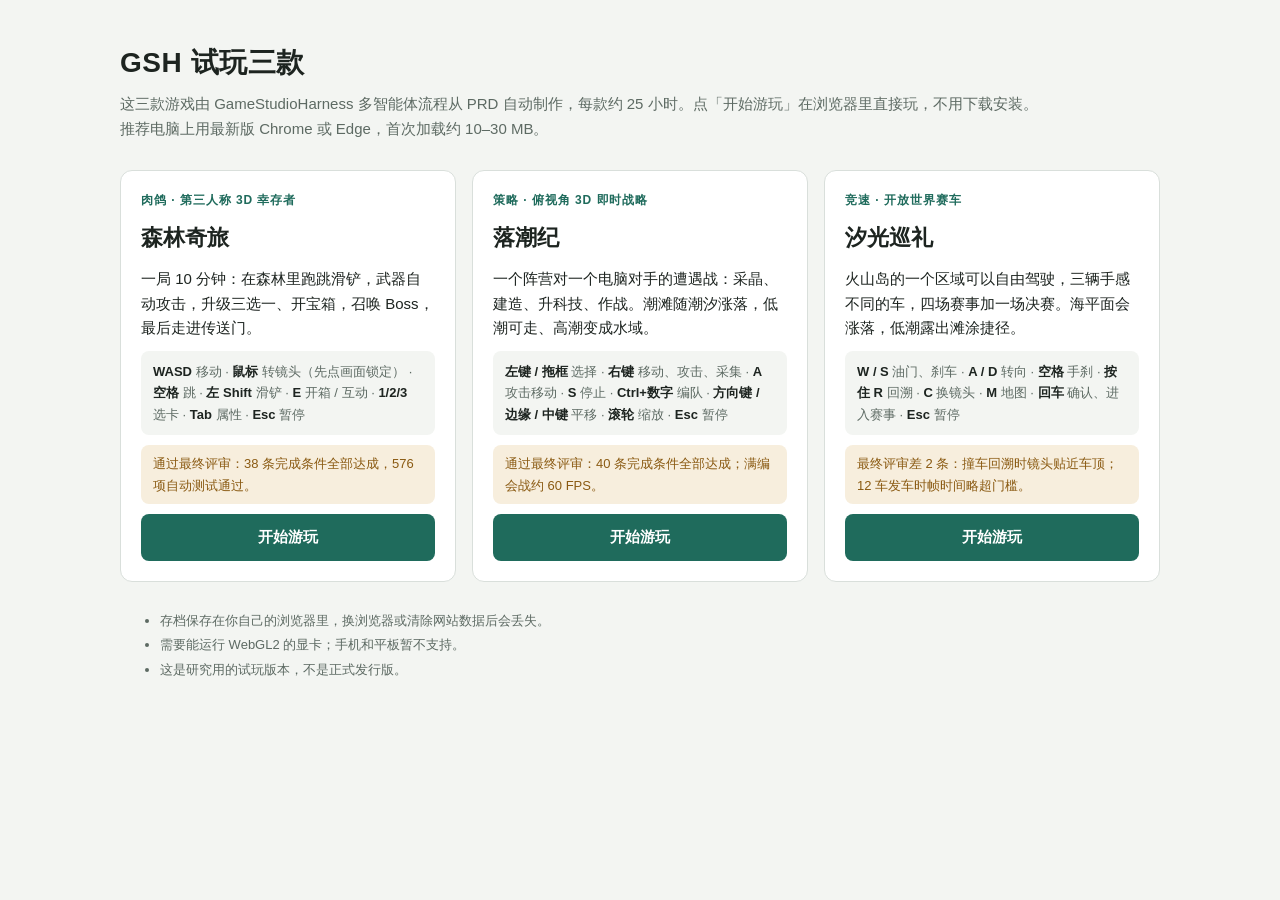
<file: index.html>
<!doctype html>
<html lang="zh-CN">
<head>
<meta charset="utf-8">
<meta name="viewport" content="width=device-width, initial-scale=1">
<meta name="robots" content="noindex">
<title>GSH 试玩三款</title>
<style>
:root{--bg:#f3f5f2;--card:#fff;--fg:#1d2420;--muted:#5d6a63;--line:#d9dfdb;--accent:#1f6b5c;--accent-soft:#e2efeb;--warn:#8a5a12;--warn-soft:#f7eedd}
@media (prefers-color-scheme:dark){:root{--bg:#141a17;--card:#1c2420;--fg:#e6ece8;--muted:#9aa8a0;--line:#2e3a34;--accent:#6cc2ad;--accent-soft:#1f322c;--warn:#e2b366;--warn-soft:#33291a;color-scheme:dark}}
*{box-sizing:border-box}
body{margin:0;background:var(--bg);color:var(--fg);font:15px/1.65 -apple-system,BlinkMacSystemFont,"PingFang SC","Microsoft YaHei",sans-serif}
main{max-width:1080px;margin:0 auto;padding:40px 20px 56px}
h1{font-size:28px;margin:0 0 6px;letter-spacing:.02em}
.lead{color:var(--muted);margin:0 0 28px;max-width:62em}
.grid{display:grid;grid-template-columns:repeat(auto-fit,minmax(300px,1fr));gap:16px}
.card{background:var(--card);border:1px solid var(--line);border-radius:12px;padding:20px;display:flex;flex-direction:column;gap:10px;min-width:0}
.genre{font-size:12px;letter-spacing:.08em;color:var(--accent);font-weight:600}
.card h2{font-size:22px;margin:0}
.card p{margin:0}
.keys{font-size:13px;color:var(--muted);background:var(--bg);border-radius:8px;padding:10px 12px}
.keys b{color:var(--fg);font-weight:600}
.status{font-size:13px;background:var(--warn-soft);color:var(--warn);border-radius:8px;padding:8px 12px}
.play{margin-top:auto;display:block;text-align:center;text-decoration:none;background:var(--accent);color:var(--card);font-weight:600;border-radius:8px;padding:11px}
.play:hover,.play:focus-visible{filter:brightness(1.1);outline:2px solid var(--accent);outline-offset:2px}
.note{margin-top:28px;font-size:13px;color:var(--muted)}
.note li{margin:3px 0}
</style>
</head>
<body>
<main>
<h1>GSH 试玩三款</h1>
<p class="lead">这三款游戏由 GameStudioHarness 多智能体流程从 PRD 自动制作，每款约 25 小时。点「开始游玩」在浏览器里直接玩，不用下载安装。推荐电脑上用最新版 Chrome 或 Edge，首次加载约 10–30 MB。</p>
<div class="grid">
  <section class="card">
    <div class="genre">肉鸽 · 第三人称 3D 幸存者</div>
    <h2>森林奇旅</h2>
    <p>一局 10 分钟：在森林里跑跳滑铲，武器自动攻击，升级三选一、开宝箱，召唤 Boss，最后走进传送门。</p>
    <div class="keys"><b>WASD</b> 移动 · <b>鼠标</b> 转镜头（先点画面锁定） · <b>空格</b> 跳 · <b>左 Shift</b> 滑铲 · <b>E</b> 开箱 / 互动 · <b>1/2/3</b> 选卡 · <b>Tab</b> 属性 · <b>Esc</b> 暂停</div>
    <div class="status">通过最终评审：38 条完成条件全部达成，576 项自动测试通过。</div>
    <a class="play" href="g05/">开始游玩</a>
  </section>
  <section class="card">
    <div class="genre">策略 · 俯视角 3D 即时战略</div>
    <h2>落潮纪</h2>
    <p>一个阵营对一个电脑对手的遭遇战：采晶、建造、升科技、作战。潮滩随潮汐涨落，低潮可走、高潮变成水域。</p>
    <div class="keys"><b>左键 / 拖框</b> 选择 · <b>右键</b> 移动、攻击、采集 · <b>A</b> 攻击移动 · <b>S</b> 停止 · <b>Ctrl+数字</b> 编队 · <b>方向键 / 边缘 / 中键</b> 平移 · <b>滚轮</b> 缩放 · <b>Esc</b> 暂停</div>
    <div class="status">通过最终评审：40 条完成条件全部达成；满编会战约 60 FPS。</div>
    <a class="play" href="rts/">开始游玩</a>
  </section>
  <section class="card">
    <div class="genre">竞速 · 开放世界赛车</div>
    <h2>汐光巡礼</h2>
    <p>火山岛的一个区域可以自由驾驶，三辆手感不同的车，四场赛事加一场决赛。海平面会涨落，低潮露出滩涂捷径。</p>
    <div class="keys"><b>W / S</b> 油门、刹车 · <b>A / D</b> 转向 · <b>空格</b> 手刹 · <b>按住 R</b> 回溯 · <b>C</b> 换镜头 · <b>M</b> 地图 · <b>回车</b> 确认、进入赛事 · <b>Esc</b> 暂停</div>
    <div class="status">最终评审差 2 条：撞车回溯时镜头贴近车顶；12 车发车时帧时间略超门槛。</div>
    <a class="play" href="racing/">开始游玩</a>
  </section>
</div>
<ul class="note">
  <li>存档保存在你自己的浏览器里，换浏览器或清除网站数据后会丢失。</li>
  <li>需要能运行 WebGL2 的显卡；手机和平板暂不支持。</li>
  <li>这是研究用的试玩版本，不是正式发行版。</li>
</ul>
</main>
</body>
</html>
</file>
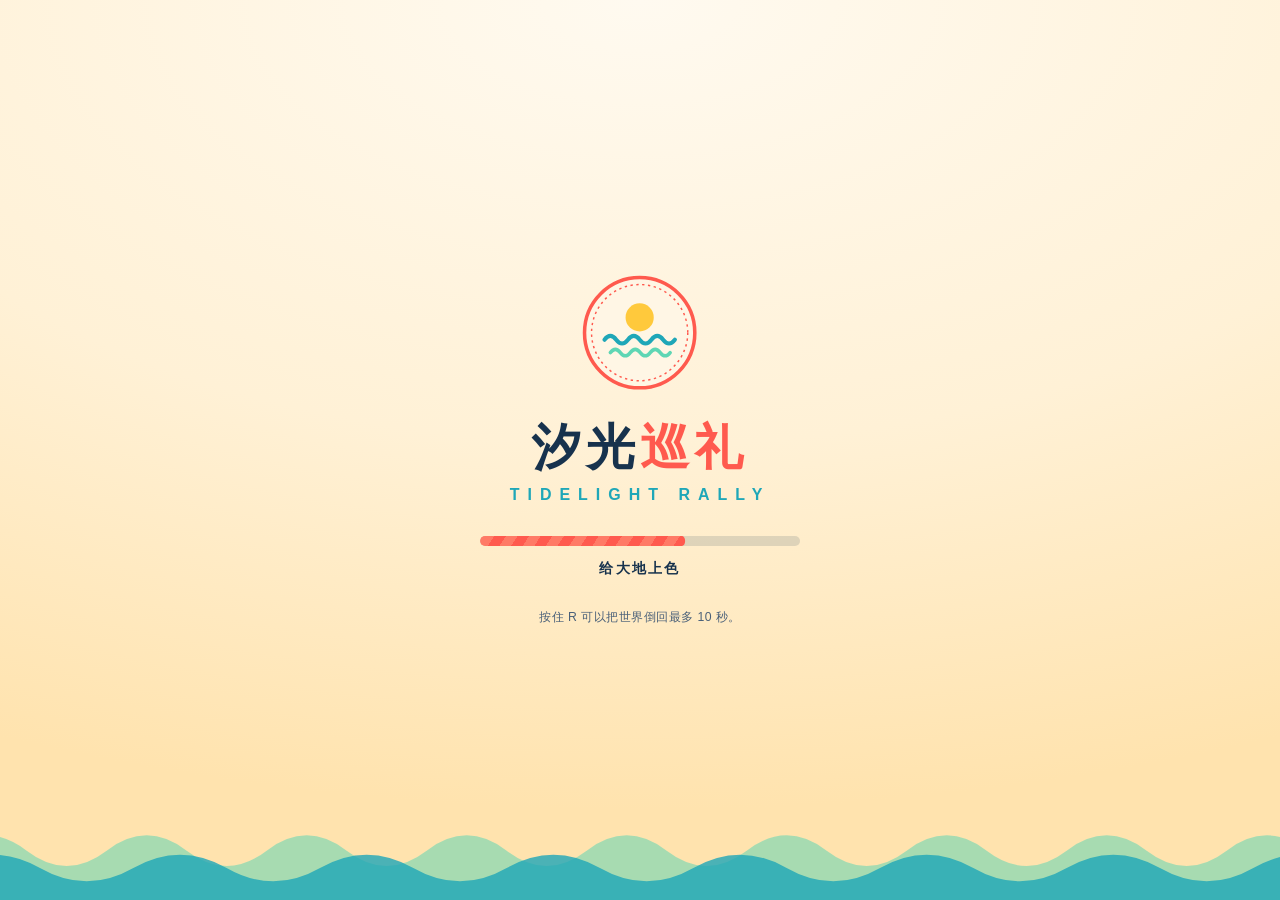
<file: racing/index.html>
<!doctype html>
<html lang="zh-CN">
  <head>
    <meta name="robots" content="noindex">
    <meta charset="UTF-8" />
    <meta name="viewport" content="width=device-width, initial-scale=1.0" />
    <meta name="color-scheme" content="light" />
    <title>汐光巡礼 · Tidelight Rally</title>
    <link rel="icon" href="data:image/svg+xml,%3Csvg xmlns='http://www.w3.org/2000/svg' viewBox='0 0 64 64'%3E%3Ccircle cx='32' cy='32' r='30' fill='%23FFF6E5' stroke='%23FF5A4E' stroke-width='4'/%3E%3Cpath d='M12 36q5-8 10 0t10 0t10 0t10 0' fill='none' stroke='%231FA7B8' stroke-width='5' stroke-linecap='round'/%3E%3Ccircle cx='32' cy='22' r='7' fill='%23FFC93C'/%3E%3C/svg%3E" />
    <style>html,body{background:#17324d;height:100%;margin:0;overflow:hidden}#loading{z-index:100;color:#17324d;background:radial-gradient(120% 90% at 50% 0,#fffaf0 0%,#fff1d6 55%,#ffe3ae 100%);flex-direction:column;justify-content:center;align-items:center;font-family:PingFang SC,Hiragino Sans GB,Microsoft YaHei,sans-serif;font-size:min(.8333vw,1.4815vh);transition:opacity .45s,transform .45s;display:flex;position:fixed;inset:0}#loading.is-done{opacity:0;pointer-events:none;transform:translateY(-1.5em)}#loading .ld-stamp{width:11em;height:11em;animation:2.4s ease-in-out infinite alternate ld-bob}@keyframes ld-bob{0%{transform:rotate(-7deg)translateY(0)}to{transform:rotate(5deg)translateY(-.6em)}}#loading h1{letter-spacing:.1em;margin:.5em 0 0;font-size:4.6em;font-weight:800}#loading h1 em{color:#ff5a4e;font-style:normal}#loading .ld-latin{letter-spacing:.5em;color:#1fa7b8;margin-top:.3em;font-size:1.5em;font-weight:700}#loading .ld-track{background:#17324d24;border-radius:.5em;width:30em;height:.9em;margin-top:3em;overflow:hidden}#loading-bar{transform-origin:0;background:repeating-linear-gradient(-45deg,#ff5a4e 0 1.2em,#ff7a66 1.2em 2.4em);border-radius:.5em;width:100%;height:100%;transition:transform .35s;transform:scaleX(.02)}#loading-label{letter-spacing:.16em;margin-top:1em;font-size:1.3em;font-weight:600}#loading-tip{color:#4a6079;letter-spacing:.04em;margin-top:2.6em;font-size:1.15em}#loading .ld-waves{width:100%;height:9em;position:absolute;bottom:0;left:0;right:0}#loading .ld-waves path{animation:6s ease-in-out infinite alternate ld-wave}#loading .ld-waves path:nth-child(2){animation-duration:8s;animation-direction:alternate-reverse}@keyframes ld-wave{0%{transform:translate(-40px)}to{transform:translate(40px)}}#loading.is-error #loading-bar{background:#4a6079}</style>
    <script type="module" crossorigin src="./assets/main-A0eXUorX.js"></script>
    <link rel="modulepreload" crossorigin href="./assets/math-CnTxl3Ym.js">
    <link rel="modulepreload" crossorigin href="./assets/modules-D9nE9iTO.js">
    <link rel="modulepreload" crossorigin href="./assets/banners-pmcSInNB.js">
    <link rel="modulepreload" crossorigin href="./assets/placement-DXBCaeH3.js">
    <link rel="modulepreload" crossorigin href="./assets/catalog-Dl_4BKxf.js">
    <link rel="modulepreload" crossorigin href="./assets/parts-CFQ6qlZ0.js">
    <link rel="modulepreload" crossorigin href="./assets/stock-Blb-7TOv.js">
    <link rel="modulepreload" crossorigin href="./assets/jsxRuntime-rEQ1Ryvo.js">
    <link rel="modulepreload" crossorigin href="./assets/slice-Ch_jpts3.js">
    <link rel="stylesheet" crossorigin href="./assets/banners-by7VxrQI.css">
    <link rel="stylesheet" crossorigin href="./assets/main-CTedmz8g.css">
  </head>
  <body>
    <!-- 自下而上：画布 → 外壳背景 → 界面线 → 外壳页面（主菜单与占位页）→ 加载页 -->
    <div id="stage"></div>
    <div id="backdrop"></div>
    <div id="ui"></div>
    <div id="shell"></div>

    <div id="loading" role="status" aria-live="polite">
      <svg class="ld-stamp" viewBox="0 0 200 200" aria-hidden="true">
        <circle cx="100" cy="100" r="94" fill="#FFF6E5" stroke="#FF5A4E" stroke-width="6" />
        <circle cx="100" cy="100" r="82" fill="none" stroke="#FF5A4E" stroke-width="2.5" stroke-dasharray="4 6" />
        <circle cx="100" cy="74" r="24" fill="#FFC93C" />
        <path d="M40,112 q10,-13 20,0 t20,0 t20,0 t20,0 t20,0 t20,0" fill="none" stroke="#1FA7B8" stroke-width="7" stroke-linecap="round" />
        <path d="M50,134 q8.5,-11 17,0 t17,0 t17,0 t17,0 t17,0 t17,0" fill="none" stroke="#5FD6B4" stroke-width="6" stroke-linecap="round" />
      </svg>
      <h1>汐光<em>巡礼</em></h1>
      <div class="ld-latin">TIDELIGHT RALLY</div>
      <div class="ld-track"><div id="loading-bar"></div></div>
      <div id="loading-label">正在靠岸</div>
      <div id="loading-tip"></div>
      <svg class="ld-waves" viewBox="0 0 1920 144" preserveAspectRatio="none" aria-hidden="true">
        <path d="M-80,70 q60,-46 120,0 t120,0 t120,0 t120,0 t120,0 t120,0 t120,0 t120,0 t120,0 t120,0 t120,0 t120,0 t120,0 t120,0 t120,0 t120,0 t120,0 V144 H-80 Z" fill="#5FD6B4" opacity="0.55" />
        <path d="M-80,96 q70,-40 140,0 t140,0 t140,0 t140,0 t140,0 t140,0 t140,0 t140,0 t140,0 t140,0 t140,0 t140,0 t140,0 t140,0 t140,0 V144 H-80 Z" fill="#1FA7B8" opacity="0.8" />
      </svg>
    </div>

    <noscript>《汐光巡礼》需要启用 JavaScript。</noscript>
  </body>
</html>
</file>
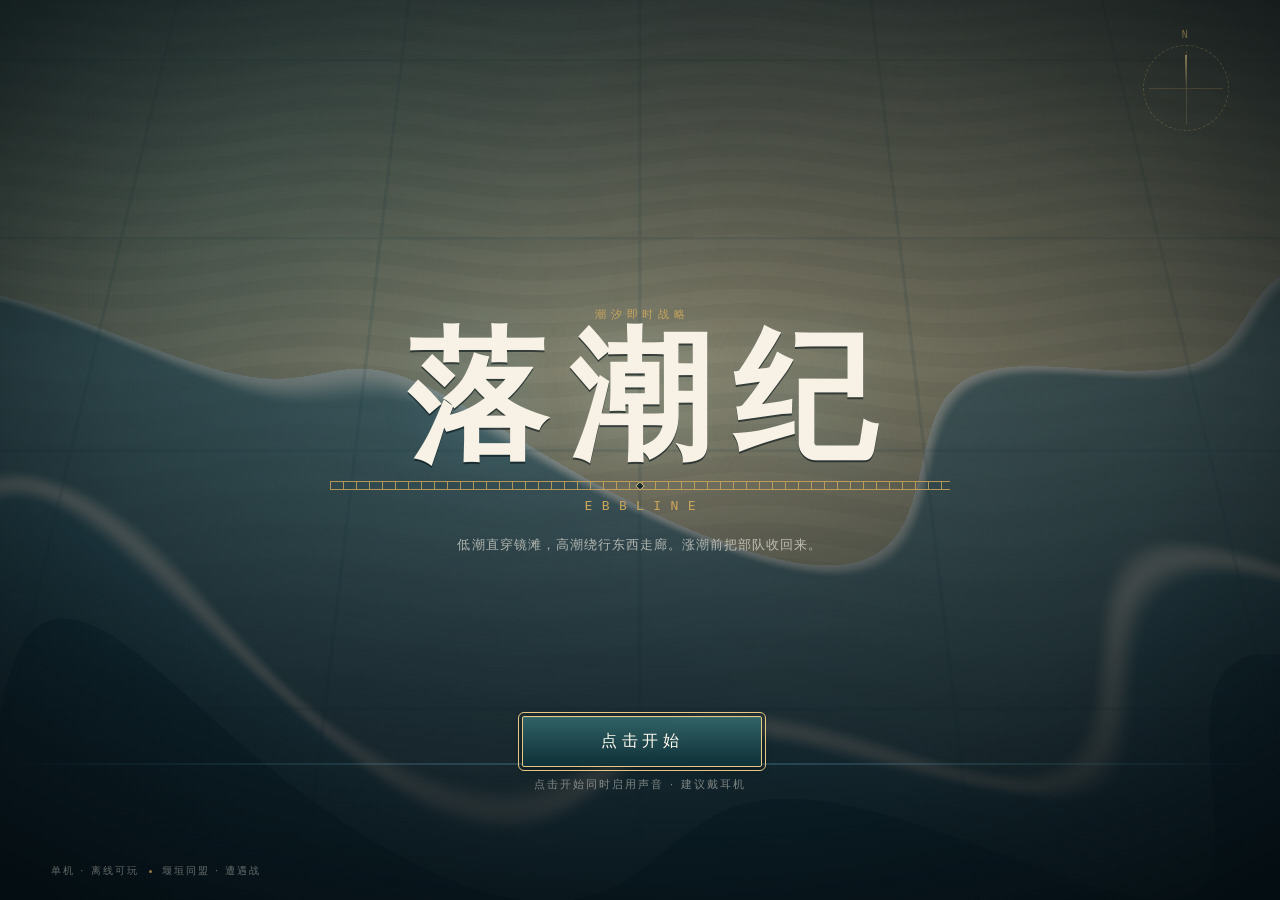
<file: rts/index.html>
<!doctype html>
<html lang="zh-CN">
  <head>
    <meta name="robots" content="noindex">
    <meta charset="UTF-8" />
    <meta name="viewport" content="width=device-width, initial-scale=1.0" />
    <meta name="color-scheme" content="dark" />
    <title>落潮纪 Ebbline</title>
    <script type="module" crossorigin src="./assets/index-D8L2CGAf.js"></script>
    <link rel="stylesheet" crossorigin href="./assets/index-DMXs1mDg.css">
  </head>
  <body>
    <!-- 战场画布：Three.js 渲染；界面是叠在它上面的 DOM（#ui） -->
    <canvas id="game" tabindex="0" aria-label="战场"></canvas>
    <div id="ui"></div>
  </body>
</html>
</file>
<file: racing/assets/banners-by7VxrQI.css>
@font-face{font-family:Barlow Condensed;font-style:normal;font-display:swap;font-weight:500;src:url(./barlow-condensed-latin-500-normal-BgYH2mbd.woff2)format("woff2"),url(./barlow-condensed-latin-500-normal-HIEiP5Ov.woff)format("woff")}@font-face{font-family:Barlow Condensed;font-style:normal;font-display:swap;font-weight:600;src:url(./barlow-condensed-latin-600-normal-DepVgxBB.woff2)format("woff2"),url(./barlow-condensed-latin-600-normal-BFJEwTuo.woff)format("woff")}@font-face{font-family:Barlow Condensed;font-style:normal;font-display:swap;font-weight:700;src:url(./barlow-condensed-latin-700-normal-v1xN8_Wq.woff2)format("woff2"),url(./barlow-condensed-latin-700-normal-Dmwat-ge.woff)format("woff")}
</file>
<file: racing/assets/main-CTedmz8g.css>
:root{--tr-coral:#ff5a4e;--tr-coral-deep:#d9453b;--tr-sun:#ffc93c;--tr-mint:#5fd6b4;--tr-mint-deep:#2fa98a;--tr-cream:#fff6e5;--tr-paper:#fffaf0;--tr-ink:#17324d;--tr-ink-soft:#4a6079;--tr-sea:#1fa7b8;--tr-sky:#3f8fe0;--tr-font-cn:"PingFang SC", "Hiragino Sans GB", "Microsoft YaHei", "Noto Sans SC", sans-serif;--tr-font-num:"Barlow Condensed", "PingFang SC", "Hiragino Sans GB", sans-serif;--tr-shadow:0 1.1rem 2.6rem #17324d47, 0 .2rem .5rem #17324d2e;--tr-ease:cubic-bezier(.2, .9, .25, 1)}html{font-size:min(.8333vw,1.4815vh)}html,body{width:100%;height:100%;color:var(--tr-ink);font-family:var(--tr-font-cn);-webkit-font-smoothing:antialiased;-webkit-user-select:none;user-select:none;background:#17324d;margin:0;overflow:hidden}#stage,#backdrop,#ui,#shell{position:fixed;inset:0}#stage canvas{width:100%;height:100%;display:block}#backdrop,#ui,#shell{pointer-events:none}.tr-interactive{pointer-events:auto}.bd{transition:filter .5s,opacity .5s;position:absolute;inset:0;overflow:hidden}.bd-svg{width:100%;height:100%;display:block}.bd.is-dimmed{filter:saturate(.8)brightness(.72)blur(.25rem)}.bd-spin{transform-origin:0 0;animation:14s linear infinite bd-spin}@keyframes bd-spin{to{transform:rotate(360deg)}}.bd-drift-a{animation:120s linear infinite alternate bd-drift}.bd-drift-b{animation:90s linear infinite alternate-reverse bd-drift}.bd-drift-c{animation:150s linear infinite alternate bd-drift}@keyframes bd-drift{0%{transform:translate(-90px)}to{transform:translate(110px)}}.bd-wave{animation:5s ease-in-out infinite alternate bd-wave}@keyframes bd-wave{0%{transform:translate(-14px)}to{transform:translate(14px)}}.bd-flag{animation:3s ease-in-out infinite alternate bd-flag}@keyframes bd-flag{0%{transform:rotate(-7deg)skew(-4deg)}to{transform:rotate(8deg)skew(5deg)}}.bd-glow{animation:1.6s ease-in-out infinite alternate bd-glow}@keyframes bd-glow{0%{opacity:.55}to{opacity:1}}.bd-wash{pointer-events:none;background:linear-gradient(100deg,#fff6e580 0%,#fff6e529 34%,#fff6e500 56%);position:absolute;inset:0}.tr-card{background:var(--tr-paper);box-shadow:var(--tr-shadow);color:var(--tr-ink);border-radius:1.6rem;position:relative}.tr-hints{color:var(--tr-ink-soft);align-items:center;gap:1.4rem;font-size:1.05rem;display:flex}.tr-key{background:var(--tr-ink);min-width:1.6rem;color:var(--tr-cream);font-family:var(--tr-font-num);text-align:center;letter-spacing:.02em;border-radius:.45rem;margin-right:.4rem;padding:.12rem .5rem;font-size:1.05rem;font-weight:600;display:inline-block}.tr-list{flex-direction:column;gap:.55rem;margin:0;padding:0;list-style:none;display:flex}.tr-item{letter-spacing:.08em;color:var(--tr-ink);cursor:pointer;transition:transform .16s var(--tr-ease), background .16s ease, color .16s ease;border-radius:.95rem;justify-content:space-between;align-items:center;gap:1.2rem;padding:.85rem 1.3rem .85rem 1.6rem;font-size:1.7rem;font-weight:600;display:flex;position:relative}.tr-item:before{content:"";background:var(--tr-sun);width:.42rem;height:0;transition:height .16s var(--tr-ease);border-radius:.3rem;position:absolute;top:50%;left:.55rem;transform:translateY(-50%)}.tr-item.is-focus{background:var(--tr-coral);color:var(--tr-paper);box-shadow:0 .45rem 0 var(--tr-coral-deep);transform:translate(.7rem)}.tr-item.is-focus:before{height:58%}.tr-item.is-disabled{color:#17324d61;cursor:default}.tr-item.is-disabled.is-focus{color:#17324d8c;background:#17324d1a;box-shadow:0 .45rem #17324d1f}.tr-item__note{letter-spacing:.02em;opacity:.85;font-size:1.05rem;font-weight:500}.mm{width:31rem;animation:mm-in .7s var(--tr-ease) both;padding:2.6rem 2.4rem 2.4rem;position:absolute;top:50%;left:6.5rem;transform:translateY(-52%)rotate(-1.2deg)}@keyframes mm-in{0%{opacity:0;transform:translateY(-46%)rotate(-4deg)scale(.96)}}.mm__eyebrow{font-family:var(--tr-font-num);letter-spacing:.34em;color:var(--tr-sea);font-size:1.25rem;font-weight:600}.mm__title{letter-spacing:.06em;color:var(--tr-ink);margin:.2rem 0 0;font-size:5.6rem;font-weight:800;line-height:1.05}.mm__title em{color:var(--tr-coral);font-style:normal}.mm__latin{font-family:var(--tr-font-num);letter-spacing:.42em;color:var(--tr-ink);margin-top:.3rem;font-size:1.9rem;font-weight:700}.mm__wave{width:100%;height:1.1rem;margin:1.1rem 0 1.5rem;display:block}.mm__foot{border-top:.14rem dashed #17324d38;margin-top:1.7rem;padding-top:1.1rem}.tr-stamp{filter:drop-shadow(0 .3rem .5rem #17324d33);width:9.4rem;height:9.4rem;position:absolute;top:-2.4rem;right:-2.2rem;transform:rotate(14deg)}.tr-build{font-family:var(--tr-font-num);letter-spacing:.14em;color:#fff6e5d9;text-shadow:0 .1rem .3rem #17324d99;font-size:1.05rem;position:absolute;bottom:1.2rem;right:1.6rem}.tr-scrim{background:#17324d73;justify-content:center;align-items:center;animation:.2s both tr-fade;display:flex;position:absolute;inset:0}@keyframes tr-fade{0%{opacity:0}}.st{width:46rem;animation:tr-pop .28s var(--tr-ease) both;padding:2.2rem 2.4rem 2rem}@keyframes tr-pop{0%{opacity:0;transform:translateY(1.2rem)scale(.97)}}.tr-h2{letter-spacing:.1em;align-items:baseline;gap:1rem;margin:0 0 1.2rem;font-size:2.3rem;font-weight:800;display:flex}.tr-h2 small{font-family:var(--tr-font-num);letter-spacing:.3em;color:var(--tr-sea);font-size:1.15rem;font-weight:600}.st__group{letter-spacing:.2em;color:var(--tr-ink-soft);margin:1rem 0 .4rem;font-size:1.05rem;font-weight:600}.st__row{cursor:pointer;border-radius:.8rem;justify-content:space-between;align-items:center;padding:.5rem 1rem;font-size:1.4rem;font-weight:600;display:flex}.st__row.is-focus{box-shadow:inset 0 0 0 .16rem var(--tr-mint-deep);background:#5fd6b447}.st__value{min-width:13rem;font-family:var(--tr-font-num);justify-content:flex-end;align-items:center;gap:.8rem;font-size:1.5rem;display:flex}.st__value b{text-align:center;min-width:5.5rem;font-family:var(--tr-font-cn);font-size:1.3rem}.st__arrow{color:var(--tr-coral);opacity:0;font-weight:700}.st__row.is-focus .st__arrow{opacity:1}.tr-switch{background:#17324d38;border-radius:1rem;width:3.6rem;height:1.9rem;transition:background .18s;position:relative}.tr-switch:after{content:"";background:var(--tr-paper);width:1.46rem;height:1.46rem;transition:transform .18s var(--tr-ease);border-radius:50%;position:absolute;top:.22rem;left:.24rem;box-shadow:0 .1rem .3rem #17324d59}.tr-switch.is-on{background:var(--tr-mint-deep)}.tr-switch.is-on:after{transform:translate(1.66rem)}.tr-meter{background:#17324d29;border-radius:.3rem;width:8rem;height:.6rem;overflow:hidden}.tr-meter i{background:var(--tr-coral);border-radius:.3rem;height:100%;display:block}.st__foot{border-top:.14rem dashed #17324d38;margin-top:1.3rem;padding-top:1rem}.cs{flex-direction:column;justify-content:center;align-items:center;gap:2rem;display:flex;position:absolute;inset:0}.cs__head{background:var(--tr-ink);color:var(--tr-cream);letter-spacing:.16em;box-shadow:var(--tr-shadow);border-radius:1.2rem;padding:.9rem 2.2rem;font-size:2rem;font-weight:800}.cs__head small{letter-spacing:.08em;color:var(--tr-sun);margin-left:1.2rem;font-size:1.1rem;font-weight:500}.cs__row{align-items:stretch;gap:2rem;display:flex}.cs__car{cursor:pointer;width:25rem;transition:transform .22s var(--tr-ease), background .2s ease, box-shadow .2s ease;background:#f3ecdf;padding:1.5rem 1.6rem 1.6rem;transform:scale(.94)}.cs__car.is-focus{background:var(--tr-paper);box-shadow:0 0 0 .35rem var(--tr-coral), var(--tr-shadow);transform:scale(1.03)translateY(-.8rem)}.cs__art{background:linear-gradient(#bfe6f5 0%,#dff3fb 58%,#e8b84a 58%,#dda236 100%);border-radius:1rem;width:100%;height:9rem;overflow:hidden}.cs__art svg{width:100%;height:100%;display:block}.cs__name{letter-spacing:.06em;justify-content:space-between;align-items:center;margin-top:1rem;font-size:1.9rem;font-weight:800;display:flex}.tr-badge{background:var(--tr-mint-deep);color:var(--tr-paper);font-family:var(--tr-font-num);letter-spacing:.04em;border-radius:.6rem;align-items:baseline;gap:.35rem;padding:.1rem .7rem;font-size:1.5rem;font-weight:700;display:inline-flex}.tr-badge b{opacity:.9;font-size:1.15rem;font-weight:600}.cs__meta{letter-spacing:.12em;color:var(--tr-sea);margin-top:.2rem;font-size:1.1rem;font-weight:600}.cs__stats{border-top:.14rem dashed #17324d33;border-bottom:.14rem dashed #17324d33;grid-template-columns:repeat(4,1fr);gap:.4rem;margin:.9rem 0;padding:.7rem 0;display:grid}.cs__stat{font-family:var(--tr-font-num);flex-direction:column;align-items:center;font-size:1.75rem;font-weight:700;line-height:1.1;display:flex}.cs__stat span{font-family:var(--tr-font-cn);color:var(--tr-ink-soft);font-size:.9rem;font-weight:500}.cs__blurb{min-height:4.6rem;color:var(--tr-ink-soft);margin:0;font-size:1.1rem;line-height:1.55}.cs__foot{box-shadow:var(--tr-shadow);background:#fffaf0f0;border-radius:1rem;padding:.7rem 1.6rem}.ps{width:30rem;animation:tr-pop .28s var(--tr-ease) both;padding:2.2rem 2.2rem 2rem}.rm{text-align:center;padding:1.1rem 2rem;font-size:1.25rem;line-height:1.7;position:absolute;bottom:5rem;left:50%;transform:translate(-50%)}.rm b{letter-spacing:.1em;font-size:1.6rem;display:block}.tr-veil{pointer-events:none;opacity:0;background:#0b1826;justify-content:center;align-items:flex-end;display:none;position:fixed;inset:0}.tr-veil.is-on{display:flex}.tr-veil__label{letter-spacing:.24em;color:#fff6e5db;margin-bottom:14vh;font-size:1.5rem;font-weight:600}body.hide-debug .tr-build,body.hide-debug .tr-dev-only{display:none}
</file>
<file: rts/assets/index-DMXs1mDg.css>
:root{--c-panel:#091e26db;--c-panel-solid:#0a2027;--c-panel-2:#143540e6;--c-panel-hi:#1f4e5fa6;--c-brass:#c9a55a;--c-brass-hi:#e6c884;--c-brass-dim:#c9a55a57;--c-brass-line:#c9a55a9e;--c-text:#f2eee3;--c-text-dim:#f2eee3b8;--c-mute:#8fb3ae;--c-ink:#071a20;--c-warn:#e0705a;--c-warn-hi:#f68a70;--c-good:#5fe3c9;--c-good-dim:#5fe3c966;--c-cold:#6e8f94;--c-shield:#7c6bff;--c-tide:#6cb6c6;--c-team:#2e6fe6;--c-alliance:#d8a93b;--c-sail:#e0705a;--c-resonant:#8a5fa8;--font-title:"Songti SC", "STSong", "Songti TC", "SimSun", "Noto Serif CJK SC", serif;--font-body:"PingFang SC", "Hiragino Sans GB", "Microsoft YaHei", "Noto Sans CJK SC", system-ui, sans-serif;--font-num:"SF Mono", "Menlo", "Consolas", "DejaVu Sans Mono", monospace;--ui-scale:1;--u:calc(1px * var(--ui-scale));--hair:max(1px, calc(1px * var(--ui-scale)));--radius:calc(2px * var(--ui-scale));--radius-lg:calc(3px * var(--ui-scale));--gap:calc(6px * var(--ui-scale));--shadow-panel:0 calc(6px * var(--ui-scale)) calc(18px * var(--ui-scale)) #010c128c;--glyph-stroke:1.7;--lightningcss-light: ;--lightningcss-dark:initial;color-scheme:dark}.ebh-panel{border:var(--hair) solid var(--c-brass-line);border-radius:var(--radius);box-shadow:var(--shadow-panel), inset 0 1px 0 #f2eee30f;color:var(--c-text);background:linear-gradient(#102c35f0,#07181eeb);position:relative}.ebh-panel:before,.ebh-panel:after{content:"";width:calc(4px * var(--ui-scale));height:calc(4px * var(--ui-scale));background:radial-gradient(circle at 35% 30%, var(--c-brass-hi), var(--c-brass) 55%, #785a1e99);opacity:.85;pointer-events:none;border-radius:50%;position:absolute}.ebh-panel:before{left:calc(3px * var(--ui-scale));top:calc(3px * var(--ui-scale))}.ebh-panel:after{right:calc(3px * var(--ui-scale));top:calc(3px * var(--ui-scale))}.ebh-title{font-family:var(--font-title);letter-spacing:.14em;color:var(--c-text);font-weight:700}.ebh-label{font-size:calc(10px * var(--ui-scale));letter-spacing:.18em;color:var(--c-mute);text-transform:none}.ebh-ticks{background-image:repeating-linear-gradient(90deg, var(--c-brass-dim) 0 1px, transparent 1px calc(7px * var(--ui-scale)))}.ebh-focus:focus-visible,.ebh-btn:focus-visible,.ebh-tab:focus-visible,.ebh-portrait:focus-visible{outline:calc(1px * var(--ui-scale)) solid var(--c-brass-hi);outline-offset:calc(2px * var(--ui-scale))}[data-reduced-flash=true] .ebh-tide[data-warning=true],[data-reduced-flash=true] .ebh-super__row,[data-reduced-flash=true] .ebh-tactical__mark i{animation:none}@media (prefers-reduced-motion:reduce){.ebh-root *,.ebh-root :before,.ebh-root :after{transition-duration:.001ms!important;animation-duration:.001ms!important;animation-iteration-count:1!important}}.ebh-panel[data-frame=alliance],[data-frame=alliance] .ebh-panel{border-color:#c9a55aa8;border-image:linear-gradient(#c9a55ae6,#c9a55a59 22%,#c9a55ae6 50%,#c9a55a59 78%,#c9a55ae6) 1}[data-frame=alliance] .ebh-stripe,.ebh-stripe[data-frame=alliance]{height:calc(4px * var(--ui-scale));background-image:repeating-linear-gradient(-45deg, var(--c-brass) 0 calc(2px * var(--ui-scale)), transparent calc(2px * var(--ui-scale)) calc(6px * var(--ui-scale))), linear-gradient(90deg, #c9a55a29, #c9a55a0a);opacity:.55}.ebh-panel[data-frame=sail],[data-frame=sail] .ebh-panel{border-color:#e0705a80}[data-frame=sail] .ebh-stripe,.ebh-stripe[data-frame=sail]{height:calc(4px * var(--ui-scale));background-image:repeating-linear-gradient(90deg, #ede3cf9e 0 calc(9px * var(--ui-scale)), transparent calc(9px * var(--ui-scale)) calc(12px * var(--ui-scale))), radial-gradient(circle at 50% 50%, #ede3cf80 0 30%, transparent 34%);background-size:auto, calc(24px * var(--ui-scale)) calc(4px * var(--ui-scale));opacity:.5}.ebh-panel[data-frame=resonant],[data-frame=resonant] .ebh-panel{box-shadow:var(--shadow-panel), inset 0 0 0 var(--hair) #7c6bff2e;border-color:#8a5fa89e}[data-frame=resonant] .ebh-stripe,.ebh-stripe[data-frame=resonant]{height:calc(5px * var(--ui-scale));background-image:repeating-linear-gradient(60deg, #8a5fa8b3 0 1px, transparent 1px calc(5px * var(--ui-scale))), repeating-linear-gradient(-60deg, #7c6bff80 0 1px, transparent 1px calc(5px * var(--ui-scale)));opacity:.5}.ebh-panel--ruled:after{border-radius:50%}.ebh-panel--ruled{background-image:linear-gradient(180deg, #102c35f0, #07181eeb), repeating-linear-gradient(90deg, #c9a55a1a 0 1px, transparent 1px calc(11px * var(--ui-scale)));background-blend-mode:normal}.ebh-panel[data-danger=true]{box-shadow:var(--shadow-panel), inset 0 0 0 var(--hair) #e0705a38;border-color:#e0705acc}.ebh-root{z-index:10;pointer-events:none;font-family:var(--font-body);font-size:calc(13px * var(--ui-scale));color:var(--c-text);text-rendering:optimizelegibility;line-height:1.35;position:absolute;inset:0}.ebh-root *,.ebh-root :before,.ebh-root :after{box-sizing:border-box}.ebh-root .ebh-panel,.ebh-root button{pointer-events:auto}.ebh-glyph{width:calc(18px * var(--ui-scale));height:calc(18px * var(--ui-scale));fill:none;stroke:currentColor;stroke-width:var(--glyph-stroke);stroke-linecap:round;stroke-linejoin:round;flex:none;display:block}.ebh-top{height:calc(52px * var(--ui-scale));align-items:stretch;gap:calc(14px * var(--ui-scale));padding:0 calc(10px * var(--ui-scale));border-bottom:var(--hair) solid var(--c-brass-dim);background:linear-gradient(#06161cf2 0%,#081c23db 62%,#081c2347 88%,#081c2300 100%);display:flex;position:absolute;top:0;left:0;right:0}.ebh-top__group{align-items:center;gap:calc(14px * var(--ui-scale));min-width:0;display:flex}.ebh-top__right{margin-left:auto}.ebh-res{align-items:center;gap:calc(6px * var(--ui-scale));padding-right:calc(14px * var(--ui-scale));border-right:var(--hair) solid var(--c-brass-dim);height:calc(28px * var(--ui-scale));white-space:nowrap;display:flex}.ebh-res:last-child{border-right:0;padding-right:0}.ebh-res__icon{color:var(--c-brass);filter:drop-shadow(0 0 2px #c9a55a59)}.ebh-res[data-kind=crystal] .ebh-res__icon{color:var(--c-good)}.ebh-res[data-kind=iron] .ebh-res__icon{color:#cfa07a}.ebh-res[data-kind=pop] .ebh-res__icon{color:var(--c-text-dim)}.ebh-res[data-kind=power] .ebh-res__icon{color:var(--c-brass-hi)}.ebh-res__body{flex-direction:column;line-height:1.05;display:flex}.ebh-res__value{font-family:var(--font-num);font-variant-numeric:tabular-nums;font-size:calc(16px * var(--ui-scale));letter-spacing:.01em;font-weight:600}.ebh-res__sub{font-family:var(--font-num);font-size:calc(10px * var(--ui-scale));color:var(--c-mute);letter-spacing:.04em}.ebh-res__sub--gain{color:var(--c-good)}.ebh-res__sub--loss,.ebh-res[data-bad=true] .ebh-res__value,.ebh-res[data-bad=true] .ebh-res__icon,.ebh-res[data-bad=true] .ebh-res__sub{color:var(--c-warn)}.ebh-res[data-bad=true]{background:linear-gradient(90deg,#e0705a1f,#0000 80%)}.ebh-tide{left:50%;top:calc(4px * var(--ui-scale));align-items:center;gap:calc(9px * var(--ui-scale));padding:calc(3px * var(--ui-scale)) calc(12px * var(--ui-scale)) calc(3px * var(--ui-scale)) calc(6px * var(--ui-scale));border-radius:var(--radius);border:var(--hair) solid var(--c-brass-dim);pointer-events:auto;white-space:nowrap;background:linear-gradient(#0a2027e6,#05141adb);display:flex;position:absolute;transform:translate(-50%)}.ebh-tide[data-warning=true]{border-color:#e0705ad9;animation:1.1s steps(2,jump-none) infinite ebh-tide-warn}.ebh-tide[data-warning=true] .ebh-tide__phase,.ebh-tide[data-warning=true] .ebh-tide__count,.ebh-tide[data-warning=true] .ebh-tide__countdown{color:var(--c-warn-hi)}@keyframes ebh-tide-warn{0%,45%{background-color:#5a28208c;box-shadow:0 0 0 1px #e0705a26}55%,to{background-color:#0a2027e6;box-shadow:0 0 0 1px #e0705a66}}.ebh-dial{width:calc(40px * var(--ui-scale));height:calc(40px * var(--ui-scale));display:block;overflow:visible}.ebh-tide__text{flex-direction:column;line-height:1.15;display:flex}.ebh-tide__phase{font-family:var(--font-title);font-size:calc(14px * var(--ui-scale));letter-spacing:.16em;color:var(--c-text)}.ebh-tide__count{align-items:baseline;gap:calc(4px * var(--ui-scale));color:var(--c-text-dim);font-size:calc(11px * var(--ui-scale));letter-spacing:.06em;display:flex}.ebh-tide__countdown{font-family:var(--font-num);font-size:calc(15px * var(--ui-scale));font-variant-numeric:tabular-nums;color:var(--c-text);letter-spacing:.02em}.ebh-tide__level{font-family:var(--font-num);font-size:calc(10px * var(--ui-scale));color:var(--c-tide);letter-spacing:.05em}.ebh-clock{min-width:calc(58px * var(--ui-scale));flex-direction:column;justify-content:center;align-items:flex-end;line-height:1.1;display:flex}.ebh-clock__time{font-family:var(--font-num);font-size:calc(15px * var(--ui-scale));font-variant-numeric:tabular-nums;color:var(--c-text)}.ebh-clock__speed{font-family:var(--font-num);font-size:calc(10px * var(--ui-scale));color:var(--c-brass);letter-spacing:.08em}.ebh-clock[data-paused=true] .ebh-clock__time{color:var(--c-warn-hi)}.ebh-victory{padding-right:calc(12px * var(--ui-scale));border-right:var(--hair) solid var(--c-brass-dim);flex-direction:column;justify-content:center;align-items:flex-end;line-height:1.1;display:flex}.ebh-victory__label{font-size:calc(9px * var(--ui-scale));letter-spacing:.2em;color:var(--c-mute)}.ebh-victory__value{font-family:var(--font-title);font-size:calc(13px * var(--ui-scale));letter-spacing:.08em;color:var(--c-text);white-space:nowrap}.ebh-victory__score{--pc:var(--c-text);font-family:var(--font-num);font-variant-numeric:tabular-nums;letter-spacing:0;color:color-mix(in srgb, var(--pc) 68%, #fff);font-weight:400}.ebh-victory__score[data-lead=true]{font-weight:800;font-size:calc(15px * var(--ui-scale))}.ebh-victory__target{font-family:var(--font-num);letter-spacing:0;color:var(--c-text-dim)}.ebh-victory__sep{color:var(--c-brass)}.ebh-tactical{align-items:center;gap:calc(10px * var(--ui-scale));padding:calc(6px * var(--ui-scale)) calc(16px * var(--ui-scale)) calc(6px * var(--ui-scale)) calc(12px * var(--ui-scale));border:var(--hair) solid var(--c-brass-line);border-radius:var(--radius);box-shadow:var(--shadow-panel);white-space:nowrap;background:linear-gradient(#0c262ef0,#05141aeb);animation:.18s ease-out ebh-drop-in;display:flex}.ebh-root .ebh-tactical.ebh-panel{pointer-events:none}.ebh-tactical__mark{gap:calc(4px * var(--ui-scale));flex:none;display:flex}.ebh-tactical__mark i{width:calc(4px * var(--ui-scale));height:calc(18px * var(--ui-scale));background:var(--c-brass-hi);animation:1.6s ease-in-out infinite ebh-tactical-pulse;display:block}.ebh-tactical__body{flex-direction:column;line-height:1.2;display:flex}.ebh-tactical__title{font-family:var(--font-title);font-size:calc(15px * var(--ui-scale));letter-spacing:.12em;color:var(--c-brass-hi)}.ebh-tactical__title b{font-family:var(--font-num);font-variant-numeric:tabular-nums;letter-spacing:0;color:var(--c-text)}.ebh-tactical[data-queued="0"] .ebh-tactical__title b{color:var(--c-text-dim);font-weight:400}.ebh-tactical__hint{font-size:calc(11px * var(--ui-scale));letter-spacing:.04em;color:var(--c-mute)}@keyframes ebh-tactical-pulse{0%,to{opacity:1}50%{opacity:.45}}@keyframes ebh-drop-in{0%{opacity:0;transform:translateY(calc(-6px * var(--ui-scale)))}to{opacity:1;transform:none}}.ebh-confirm{align-items:center;gap:calc(14px * var(--ui-scale));padding:calc(7px * var(--ui-scale)) calc(10px * var(--ui-scale)) calc(9px * var(--ui-scale)) calc(14px * var(--ui-scale));border:var(--hair) solid #e0705acc;border-radius:var(--radius);box-shadow:var(--shadow-panel);white-space:nowrap;background:linear-gradient(#281614f2,#0e1014f0);animation:.16s ease-out ebh-drop-in;display:flex;position:relative;overflow:hidden}.ebh-root .ebh-confirm.ebh-panel{border-color:#e0705acc;border-image:}.ebh-confirm__body{flex-direction:column;line-height:1.25;display:flex}.ebh-confirm__title{font-family:var(--font-title);font-size:calc(15px * var(--ui-scale));letter-spacing:.06em;color:var(--c-warn-hi)}.ebh-confirm__sub{gap:calc(10px * var(--ui-scale));font-size:calc(11px * var(--ui-scale));display:flex}.ebh-confirm__refund{color:var(--c-brass-hi)}.ebh-confirm__left{color:var(--c-mute);font-variant-numeric:tabular-nums}.ebh-confirm__btns{gap:calc(6px * var(--ui-scale));display:flex}.ebh-confirm__btn{align-items:center;gap:calc(6px * var(--ui-scale));height:calc(30px * var(--ui-scale));padding:0 calc(11px * var(--ui-scale));border:var(--hair) solid var(--c-brass-line);border-radius:var(--radius);background:var(--c-panel-2);color:var(--c-text);font:inherit;font-size:calc(13px * var(--ui-scale));letter-spacing:.08em;cursor:pointer;display:inline-flex}.ebh-confirm__btn:hover{background:var(--c-panel-hi);border-color:var(--c-brass-hi)}.ebh-confirm__btn:active{transform:translateY(1px)}.ebh-confirm__btn[data-danger=true]{background:#782c22bf;border-color:#e0705ad9}.ebh-confirm__btn[data-danger=true]:hover{border-color:var(--c-warn-hi);background:#a83e2ee6}.ebh-confirm__btn kbd{font-family:var(--font-num);font-size:calc(10px * var(--ui-scale));letter-spacing:0;padding:0 calc(4px * var(--ui-scale));border:var(--hair) solid var(--c-brass-dim);border-radius:var(--radius);color:var(--c-brass-hi);background:#04101599}.ebh-confirm__bar{height:calc(3px * var(--ui-scale));background:#e0705a2e;position:absolute;bottom:0;left:0;right:0}.ebh-confirm__bar i{height:100%;width:var(--p,100%);background:var(--c-warn-hi);transition:width .25s linear;display:block}@media (prefers-reduced-motion:reduce){.ebh-tactical,.ebh-confirm,.ebh-tactical__mark i{animation:none}}.ebh-tier{align-items:center;gap:calc(6px * var(--ui-scale));padding-right:calc(12px * var(--ui-scale));border-right:var(--hair) solid var(--c-brass-dim);height:calc(28px * var(--ui-scale));white-space:nowrap;color:var(--c-brass-hi);pointer-events:auto;display:flex}.ebh-tier__body{flex-direction:column;line-height:1.1;display:flex}.ebh-tier__value{align-items:center;gap:calc(5px * var(--ui-scale));font-family:var(--font-title);font-size:calc(14px * var(--ui-scale));letter-spacing:.1em;color:var(--c-text);display:flex}.ebh-tier__pips{gap:calc(2px * var(--ui-scale));display:inline-flex}.ebh-tier__pips>i{width:calc(7px * var(--ui-scale));height:calc(4px * var(--ui-scale));border:var(--hair) solid var(--c-brass-line);background:0 0;border-radius:1px;display:block}.ebh-tier__pips>i[data-on=true]{background:var(--c-brass-hi);border-color:var(--c-brass-hi)}.ebh-tier__hint{font-size:calc(9.5px * var(--ui-scale));letter-spacing:.06em;color:var(--c-mute)}.ebh-topstack{left:50%;top:calc(58px * var(--ui-scale));align-items:center;gap:calc(6px * var(--ui-scale));width:max-content;max-width:min(calc(520px * var(--ui-scale)), 92vw);flex-direction:column;display:flex;position:absolute;transform:translate(-50%)}.ebh-super{gap:calc(3px * var(--ui-scale));width:calc(248px * var(--ui-scale));flex-direction:column;display:flex}.ebh-super__row{--team:var(--c-team);grid-template-columns:calc(5px * var(--ui-scale)) calc(15px * var(--ui-scale)) auto minmax(0, 1fr) auto;align-items:center;gap:calc(6px * var(--ui-scale));height:calc(26px * var(--ui-scale));padding:0 calc(9px * var(--ui-scale)) calc(2px * var(--ui-scale)) 0;font:inherit;text-align:left;white-space:nowrap;cursor:pointer;display:grid;position:relative;overflow:hidden}.ebh-super__row:before,.ebh-super__row:after{display:none}.ebh-super__row:hover{border-color:var(--c-brass-hi)}.ebh-super__flag{background:var(--team);align-self:stretch;box-shadow:1px 0 #00000073}.ebh-super__row .ebh-glyph{width:calc(15px * var(--ui-scale));height:calc(15px * var(--ui-scale));color:var(--team);filter:drop-shadow(0 0 1px #000c)}.ebh-super__name{font-family:var(--font-title);font-size:calc(12.5px * var(--ui-scale));letter-spacing:.1em;color:var(--c-text)}.ebh-super__owner{font-size:calc(10px * var(--ui-scale));letter-spacing:.06em;color:var(--c-mute);text-overflow:ellipsis;overflow:hidden}.ebh-super__time{font-family:var(--font-num);font-variant-numeric:tabular-nums;font-size:calc(14px * var(--ui-scale));letter-spacing:.02em;color:var(--c-text)}.ebh-super__bar{left:calc(5px * var(--ui-scale));height:calc(2px * var(--ui-scale));background:linear-gradient(90deg, var(--team) var(--p,0%), #f2eee31f 0);position:absolute;bottom:0;right:0}.ebh-super__row[data-side=enemy]{border-color:#e0705ab3}.ebh-super__row[data-side=enemy] .ebh-super__owner{color:#e8b58c}.ebh-super__row[data-paused=true] .ebh-super__time{color:var(--c-mute)}.ebh-super__row[data-urgent=true] .ebh-super__time,.ebh-super__row[data-ready=true] .ebh-super__time{color:var(--c-warn-hi)}.ebh-super__row[data-side=own][data-ready=true] .ebh-super__time{color:var(--c-good)}.ebh-super__row[data-side=enemy][data-urgent=true],.ebh-super__row[data-side=enemy][data-ready=true]{animation:1.1s steps(2,jump-none) infinite ebh-tide-warn}.ebh-menu-btn{align-items:center;gap:calc(5px * var(--ui-scale));height:calc(26px * var(--ui-scale));padding:0 calc(9px * var(--ui-scale));border:var(--hair) solid var(--c-brass-line);border-radius:var(--radius);color:var(--c-text);font:inherit;font-size:calc(12px * var(--ui-scale));letter-spacing:.1em;cursor:pointer;background:#12323cd9;transition:background .11s,border-color .11s;display:flex}.ebh-menu-btn:hover{border-color:var(--c-brass-hi);background:#24545ee6}.ebh-left{left:calc(10px * var(--ui-scale));top:calc(62px * var(--ui-scale));width:calc(272px * var(--ui-scale));gap:calc(6px * var(--ui-scale));flex-direction:column;display:flex;position:absolute}.ebh-powers{gap:calc(4px * var(--ui-scale));padding:calc(5px * var(--ui-scale));grid-template-columns:repeat(2,minmax(0,1fr));display:grid}.ebh-power{grid-template-columns:calc(32px * var(--ui-scale)) minmax(0, 1fr);align-items:center;gap:calc(6px * var(--ui-scale));min-width:0;height:calc(40px * var(--ui-scale));padding:calc(3px * var(--ui-scale)) calc(5px * var(--ui-scale)) calc(3px * var(--ui-scale)) calc(4px * var(--ui-scale));border:var(--hair) solid var(--c-brass-dim);border-radius:var(--radius);color:var(--c-text);font:inherit;text-align:left;cursor:pointer;background:linear-gradient(#12323ce6,#07181eeb);transition:border-color .11s,background .11s;display:grid;position:relative}.ebh-power:hover{border-color:var(--c-brass-hi);background:linear-gradient(#24545ef0,#0a2028f2)}.ebh-power__dial{width:calc(32px * var(--ui-scale));height:calc(32px * var(--ui-scale));border:var(--hair) solid var(--c-brass-line);color:var(--c-brass-hi);background:radial-gradient(circle at 50% 35%,#285c68e6,#041217f2);border-radius:50%;place-items:center;display:grid;position:relative;overflow:hidden}.ebh-power__dial>.ebh-glyph{width:calc(19px * var(--ui-scale));height:calc(19px * var(--ui-scale))}.ebh-power__cool{background:conic-gradient(#030e12c7 var(--a,0deg), transparent 0);pointer-events:none;border-radius:50%;position:absolute;inset:0;transform:scaleX(-1)}.ebh-power__lock{color:#f2eee3bf;background:#030e12b8;border-radius:50%;place-items:center;display:grid;position:absolute;inset:0}.ebh-power__lock .ebh-glyph{width:calc(14px * var(--ui-scale));height:calc(14px * var(--ui-scale))}.ebh-power__text{flex-direction:column;min-width:0;line-height:1.2;display:flex}.ebh-power__name{font-family:var(--font-title);font-size:calc(12.5px * var(--ui-scale));letter-spacing:.06em;white-space:nowrap;text-overflow:ellipsis;overflow:hidden}.ebh-power__status{font-family:var(--font-num);font-variant-numeric:tabular-nums;font-size:calc(10.5px * var(--ui-scale));color:var(--c-mute);white-space:nowrap;text-overflow:ellipsis;overflow:hidden}.ebh-power__key{right:calc(3px * var(--ui-scale));top:calc(1px * var(--ui-scale));font-family:var(--font-num);font-size:calc(8.5px * var(--ui-scale));color:#c9a55ad9;position:absolute}.ebh-power[data-state=ready]{border-color:var(--c-brass-line)}.ebh-power[data-state=ready] .ebh-power__dial{border-color:var(--c-good);box-shadow:0 0 0 var(--hair) #5fe3c940}.ebh-power[data-state=ready] .ebh-power__status{color:var(--c-good)}.ebh-power[data-state=cooling] .ebh-power__status{color:var(--c-text-dim)}.ebh-power[data-paused=true] .ebh-power__status{color:var(--c-warn-hi)}.ebh-power[data-state=locked],.ebh-power[data-state=off]{cursor:not-allowed;background:linear-gradient(#102228e6,#061216f0);border-color:#c9a55a2e}.ebh-power[data-state=locked] .ebh-power__name,.ebh-power[data-state=off] .ebh-power__name{color:#f2eee373}.ebh-power[data-state=locked] .ebh-power__status,.ebh-power[data-state=off] .ebh-power__status{color:#d9b79a}.ebh-power[data-state=locked] .ebh-power__dial,.ebh-power[data-state=off] .ebh-power__dial{color:#e6c88466;border-color:#c9a55a40}.ebh-power[data-super=true][data-state=ready] .ebh-power__dial{border-color:var(--c-warn-hi);color:var(--c-warn-hi);box-shadow:0 0 0 var(--hair) #f68a7059}.ebh-power[data-super=true][data-state=ready] .ebh-power__status{color:var(--c-warn-hi)}.ebh-alerts{padding:calc(6px * var(--ui-scale)) calc(2px * var(--ui-scale)) calc(4px * var(--ui-scale));min-height:calc(28px * var(--ui-scale))}.ebh-alerts__head{padding:0 calc(7px * var(--ui-scale)) calc(4px * var(--ui-scale));border-bottom:var(--hair) solid var(--c-brass-dim);margin-bottom:calc(3px * var(--ui-scale));justify-content:space-between;align-items:center;display:flex}.ebh-alerts__list{gap:calc(2px * var(--ui-scale));flex-direction:column;margin:0;padding:0;list-style:none;display:flex}.ebh-alert{align-items:center;gap:calc(5px * var(--ui-scale));width:100%;padding:calc(3px * var(--ui-scale)) calc(7px * var(--ui-scale));border:0;border-left:calc(2px * var(--ui-scale)) solid transparent;color:var(--c-text-dim);font:inherit;font-size:calc(11.5px * var(--ui-scale));text-align:left;cursor:default;border-radius:0 var(--radius) var(--radius) 0;background:0 0;line-height:1.3;display:flex}.ebh-alert[data-focus=true]{cursor:pointer}.ebh-alert:hover{color:var(--c-text);background:#c9a55a1a}.ebh-alert[data-kind=alert]{border-left-color:var(--c-warn)}.ebh-alert[data-kind=reject]{color:#d9b79a;border-left-color:#a8724a}.ebh-alert[data-kind=tide]{border-left-color:var(--c-tide);color:#b7dbe2}.ebh-alert[data-kind=info]{border-left-color:var(--c-brass)}.ebh-alert .ebh-glyph{width:calc(13px * var(--ui-scale));height:calc(13px * var(--ui-scale));opacity:.9}.ebh-alert__text{-webkit-line-clamp:2;-webkit-box-orient:vertical;display:-webkit-box;overflow:hidden}.ebh-alerts__empty{padding:calc(3px * var(--ui-scale)) calc(7px * var(--ui-scale));color:#8fb3ae99;font-size:calc(11px * var(--ui-scale));letter-spacing:.08em}.ebh-bottom{padding:calc(6px * var(--ui-scale)) calc(10px * var(--ui-scale)) calc(8px * var(--ui-scale));align-items:end;gap:calc(10px * var(--ui-scale));grid-template-columns:auto minmax(0,1fr) auto;display:grid;position:absolute;bottom:0;left:0;right:0}.ebh-left-bottom{gap:calc(4px * var(--ui-scale));width:calc(236px * var(--ui-scale));flex-direction:column;display:flex}.ebh-minimap{width:calc(236px * var(--ui-scale));height:calc(236px * var(--ui-scale));background:radial-gradient(at 50% 42%,#10303ae6,#041015f2);position:relative;overflow:hidden}.ebh-minimap__placeholder{color:#8fb3ae80;font-size:calc(11px * var(--ui-scale));letter-spacing:.24em;place-items:center;display:grid;position:absolute;inset:0}.ebh-minimap__rose{inset:calc(18px * var(--ui-scale));border:var(--hair) dashed #c9a55a4d;border-radius:50%;position:absolute}.ebh-minimap__rose:before,.ebh-minimap__rose:after{content:"";background:#c9a55a38;position:absolute}.ebh-minimap__rose:before{width:1px;top:0;bottom:0;left:50%}.ebh-minimap__rose:after{height:1px;top:50%;left:0;right:0}.ebh-minimap__label{font-family:var(--font-title);letter-spacing:.3em;color:#f2eee359;position:absolute;top:50%;left:50%;transform:translate(-50%,-50%)}.ebh-quick{gap:calc(4px * var(--ui-scale));grid-template-columns:1fr 1fr 1fr;display:grid}.ebh-quick__btn{justify-content:center;align-items:center;gap:calc(3px * var(--ui-scale));height:calc(28px * var(--ui-scale));padding:0 calc(4px * var(--ui-scale));border:var(--hair) solid var(--c-brass-dim);border-radius:var(--radius);color:var(--c-text-dim);font:inherit;font-size:calc(10.5px * var(--ui-scale));letter-spacing:.02em;cursor:pointer;white-space:nowrap;background:linear-gradient(#12323ceb,#081a21eb);display:flex;position:relative}.ebh-quick__btn:hover{color:var(--c-text);border-color:var(--c-brass-line);background:linear-gradient(#1e4a56f2,#0b222af2)}.ebh-quick__btn .ebh-glyph{width:calc(13px * var(--ui-scale));height:calc(13px * var(--ui-scale))}.ebh-quick__badge{top:calc(-4px * var(--ui-scale));right:calc(-3px * var(--ui-scale));min-width:calc(14px * var(--ui-scale));height:calc(14px * var(--ui-scale));padding:0 calc(3px * var(--ui-scale));background:var(--c-brass);color:var(--c-ink);font-family:var(--font-num);font-size:calc(9px * var(--ui-scale));line-height:calc(14px * var(--ui-scale));text-align:center;border-radius:999px;position:absolute}.ebh-center{gap:calc(4px * var(--ui-scale));width:min(calc(560px * var(--ui-scale)), 100%);flex-direction:column;justify-self:center;min-width:0;display:flex}.ebh-tabs{gap:calc(2px * var(--ui-scale));align-items:flex-end;display:flex}.ebh-tab{height:calc(19px * var(--ui-scale));border:var(--hair) solid var(--c-brass-dim);border-radius:var(--radius) var(--radius) 0 0;color:#f2eee373;min-width:0;font-family:var(--font-num);font-size:calc(10px * var(--ui-scale));cursor:pointer;background:#07181eb3;border-bottom:0;flex:1 1 0;padding:0;position:relative}.ebh-tab[data-count=true]{color:var(--c-brass-hi);background:#183c46d9}.ebh-tab:hover{color:var(--c-text);border-color:var(--c-brass-line)}.ebh-tab__count{place-items:center;display:grid;position:absolute;inset:0}.ebh-sel{min-height:calc(146px * var(--ui-scale));padding:calc(8px * var(--ui-scale)) calc(10px * var(--ui-scale)) calc(10px * var(--ui-scale));gap:calc(6px * var(--ui-scale));flex-direction:column;display:flex}.ebh-sel__empty{min-height:calc(126px * var(--ui-scale));color:#8fb3ae99;font-size:calc(12px * var(--ui-scale));letter-spacing:.12em;text-align:center;place-items:center;display:grid}.ebh-sel__hint{color:#8fb3ae80;font-size:calc(10.5px * var(--ui-scale));letter-spacing:.05em}.ebh-single{grid-template-columns:calc(64px * var(--ui-scale)) minmax(0, 1fr) minmax(0, calc(170px * var(--ui-scale)));gap:calc(9px * var(--ui-scale));align-items:start;display:grid}.ebh-portrait{width:calc(64px * var(--ui-scale));height:calc(64px * var(--ui-scale));border:var(--hair) solid var(--c-brass-line);border-radius:var(--radius);color:var(--c-brass-hi);cursor:default;background:radial-gradient(at 50% 30%,#285c68d9,#06161cf2);place-items:center;padding:0;display:grid;position:relative;overflow:hidden}.ebh-portrait img{object-fit:contain;image-rendering:auto;width:100%;height:100%}.ebh-portrait .ebh-glyph{opacity:.95;width:58%;height:58%}.ebh-portrait__stars{left:calc(2px * var(--ui-scale));bottom:calc(1px * var(--ui-scale));color:var(--c-brass-hi);gap:1px;display:flex;position:absolute}.ebh-portrait__stars .ebh-glyph{width:calc(9px * var(--ui-scale));height:calc(9px * var(--ui-scale));fill:#e6c88459}.ebh-single__body{gap:calc(3px * var(--ui-scale));flex-direction:column;min-width:0;display:flex}.ebh-single__name{font-family:var(--font-title);font-size:calc(15px * var(--ui-scale));letter-spacing:.06em;white-space:nowrap;text-overflow:ellipsis;overflow:hidden}.ebh-single__tags{gap:calc(4px * var(--ui-scale));font-size:calc(11px * var(--ui-scale));color:var(--c-text-dim);flex-wrap:wrap;display:flex}.ebh-chip{align-items:center;gap:calc(3px * var(--ui-scale));padding:0 calc(5px * var(--ui-scale));height:calc(16px * var(--ui-scale));border:var(--hair) solid var(--c-brass-dim);color:var(--c-text-dim);white-space:nowrap;background:#c9a55a0f;border-radius:999px;display:inline-flex}.ebh-chip[data-tone=warn]{color:var(--c-warn-hi);border-color:#e0705a99}.ebh-chip[data-tone=cool]{color:#a9dbe4;border-color:#6cb6c680}.ebh-chip .ebh-glyph{width:calc(10px * var(--ui-scale));height:calc(10px * var(--ui-scale))}.ebh-bar{height:calc(12px * var(--ui-scale));border:var(--hair) solid #c9a55a66;background:#020c10d9;border-radius:1px;position:relative;overflow:hidden}.ebh-bar>i{width:var(--p,0%);background:linear-gradient(90deg,#5fe3c9e6,#5fe3c98c);transition:width .12s linear;display:block;position:absolute;top:0;bottom:0;left:0}.ebh-bar--hp>i{background:linear-gradient(90deg,#7fe3a3,#3fbf86)}.ebh-bar--hp[data-low=true]>i{background:linear-gradient(90deg, var(--c-warn-hi), var(--c-warn))}.ebh-bar--shield{height:calc(6px * var(--ui-scale));border-color:#7c6bff80}.ebh-bar--shield>i{background:linear-gradient(90deg,#948dfd,#5c3fe0)}.ebh-bar--prog>i{background:linear-gradient(90deg, var(--c-brass-hi), var(--c-brass))}.ebh-bar--ticks{background-image:repeating-linear-gradient(90deg, #c9a55a47 0 1px, transparent 1px calc(9px * var(--ui-scale)))}.ebh-bar__text{padding:0 calc(5px * var(--ui-scale));font-family:var(--font-num);font-size:calc(10px * var(--ui-scale));color:#f2eee3f5;text-shadow:0 1px 1px #000000f2,0 0 3px #000000bf;pointer-events:none;justify-content:space-between;align-items:center;display:flex;position:absolute;inset:0}.ebh-single__side{gap:calc(3px * var(--ui-scale));min-width:0;font-size:calc(11px * var(--ui-scale));color:var(--c-text-dim);flex-direction:column;display:flex}.ebh-kv{gap:calc(5px * var(--ui-scale));align-items:baseline;min-width:0;display:flex}.ebh-kv__k{color:var(--c-mute);font-size:calc(10px * var(--ui-scale));letter-spacing:.08em;white-space:nowrap}.ebh-kv__v{color:var(--c-text);text-overflow:ellipsis;white-space:nowrap;overflow:hidden}.ebh-kv__v--good{color:var(--c-good)}.ebh-kv__v--bad{color:var(--c-warn-hi)}.ebh-single__desc{color:#f2eee39e;font-size:calc(11px * var(--ui-scale));border-top:var(--hair) solid var(--c-brass-dim);padding-top:calc(4px * var(--ui-scale));-webkit-line-clamp:2;-webkit-box-orient:vertical;grid-column:1/-1;line-height:1.45;display:-webkit-box;overflow:hidden}.ebh-vet{align-items:center;gap:calc(5px * var(--ui-scale));min-height:calc(15px * var(--ui-scale));padding-bottom:calc(2px * var(--ui-scale));font-size:calc(10.5px * var(--ui-scale));color:var(--c-text-dim);white-space:nowrap;display:flex;position:relative;overflow:hidden}.ebh-vet__stars{color:var(--c-brass-hi);gap:1px;display:inline-flex}.ebh-vet__stars .ebh-glyph{width:calc(11px * var(--ui-scale));height:calc(11px * var(--ui-scale));fill:#e6c88466}.ebh-vet[data-stars="1"] .ebh-vet__text,.ebh-vet[data-stars="2"] .ebh-vet__text,.ebh-vet[data-stars="3"] .ebh-vet__text{color:var(--c-brass-hi)}.ebh-vet__text{text-overflow:ellipsis;overflow:hidden}.ebh-vet__kills{font-family:var(--font-num);color:var(--c-mute);margin-left:auto}.ebh-vet__xp{height:var(--hair);background:linear-gradient(90deg, var(--c-brass-hi) var(--p,0%), #c9a55a38 0);position:absolute;bottom:0;left:0;right:0}.ebh-garrison{align-items:center;gap:calc(4px * var(--ui-scale)) calc(8px * var(--ui-scale));padding-top:calc(4px * var(--ui-scale));border-top:var(--hair) solid var(--c-brass-dim);flex-wrap:wrap;grid-column:1/-1;display:flex}.ebh-garrison__label{align-items:center;gap:calc(4px * var(--ui-scale));font-family:var(--font-num);font-size:calc(11.5px * var(--ui-scale));color:var(--c-text);white-space:nowrap;display:inline-flex}.ebh-garrison__label .ebh-glyph{width:calc(14px * var(--ui-scale));height:calc(14px * var(--ui-scale));color:var(--c-brass-hi)}.ebh-garrison[data-full=true] .ebh-garrison__label{color:var(--c-brass-hi)}.ebh-garrison__seats{gap:calc(3px * var(--ui-scale));display:inline-flex}.ebh-seat{width:calc(22px * var(--ui-scale));height:calc(22px * var(--ui-scale));border:var(--hair) dashed #c9a55a4d;color:var(--c-brass-hi);border-radius:1px;place-items:center;display:grid;position:relative;overflow:hidden}.ebh-seat[data-taken=true]{background:radial-gradient(at 50% 30%,#285c68b3,#06161ce6);border-style:solid;border-color:#c9a55a80}.ebh-seat[data-taken=true]:empty:after{content:"";width:calc(6px * var(--ui-scale));height:calc(6px * var(--ui-scale));background:var(--c-brass-hi);opacity:.8;border-radius:50%}.ebh-seat img{object-fit:contain;width:100%;height:100%}.ebh-seat .ebh-glyph{width:64%;height:64%}.ebh-garrison__hint{flex:1 1 calc(160px * var(--ui-scale));min-width:0;font-size:calc(10.5px * var(--ui-scale));color:#8fb3aebf;line-height:1.35}.ebh-queue{gap:calc(3px * var(--ui-scale));flex-direction:column;grid-column:1/-1;display:flex}.ebh-queue__head{justify-content:space-between;align-items:center;display:flex}.ebh-queue__row{grid-template-columns:calc(18px * var(--ui-scale)) minmax(0, 1fr) calc(56px * var(--ui-scale));align-items:center;gap:calc(5px * var(--ui-scale));height:calc(18px * var(--ui-scale));padding:0 calc(4px * var(--ui-scale));border:var(--hair) solid transparent;border-radius:var(--radius);color:var(--c-text-dim);font:inherit;font-size:calc(10.5px * var(--ui-scale));text-align:left;cursor:pointer;background:#ffffff08;display:grid}.ebh-queue__row:hover{color:var(--c-warn-hi);background:#e0705a14;border-color:#e0705a8c}.ebh-queue__row .ebh-bar{height:calc(6px * var(--ui-scale))}.ebh-queue__label{white-space:nowrap;text-overflow:ellipsis;overflow:hidden}.ebh-queue__cancel{text-align:right;font-size:calc(9.5px * var(--ui-scale));letter-spacing:.06em;color:#8fb3ae99}.ebh-multi{gap:calc(5px * var(--ui-scale));flex-direction:column;display:flex}.ebh-multi__head{font-size:calc(11px * var(--ui-scale));color:var(--c-text-dim);justify-content:space-between;align-items:center;display:flex}.ebh-multi__groups{gap:calc(4px * var(--ui-scale));max-height:calc(132px * var(--ui-scale));padding-right:calc(2px * var(--ui-scale));scrollbar-width:thin;flex-direction:column;display:flex;overflow-y:auto}.ebh-group{align-items:flex-start;gap:calc(6px * var(--ui-scale));display:flex}.ebh-group__label{width:calc(96px * var(--ui-scale));padding-top:calc(3px * var(--ui-scale));font-size:calc(10.5px * var(--ui-scale));color:var(--c-mute);white-space:nowrap;text-overflow:ellipsis;flex:none;overflow:hidden}.ebh-group__label b{font-family:var(--font-num);color:var(--c-brass-hi);font-weight:600}.ebh-group__cells{grid-template-columns:repeat(auto-fill, calc(26px * var(--ui-scale)));gap:calc(3px * var(--ui-scale));flex:1;display:grid}.ebh-cell{width:calc(26px * var(--ui-scale));height:calc(26px * var(--ui-scale));border:var(--hair) solid #c9a55a57;color:var(--c-brass-hi);cursor:pointer;background:radial-gradient(at 50% 30%,#285c68b3,#06161ce6);border-radius:1px;place-items:center;padding:0;display:grid;position:relative;overflow:hidden}.ebh-cell:hover{border-color:var(--c-brass-hi);background:radial-gradient(at 50% 30%,#3c7882d9,#081c22f2)}.ebh-cell img{object-fit:contain;width:100%;height:100%}.ebh-cell .ebh-glyph{width:62%;height:62%}.ebh-cell__hp{height:calc(2px * var(--ui-scale));background:#0000008c;position:absolute;bottom:0;left:0;right:0}.ebh-cell__hp>i{height:100%;width:var(--p,100%);background:#7fe3a3;display:block}.ebh-cell__hp[data-low=true]>i{background:var(--c-warn)}.ebh-cell__stars{height:calc(3px * var(--ui-scale));width:calc(3px * var(--ui-scale));background:var(--c-brass-hi);position:absolute;top:1px;left:1px;box-shadow:0 0 0 1px #0000008c}.ebh-cell__stars[data-stars="2"]{width:calc(8px * var(--ui-scale));background:linear-gradient(90deg, var(--c-brass-hi) 0 37.5%, transparent 37.5% 62.5%, var(--c-brass-hi) 62.5%)}.ebh-cell__stars[data-stars="3"]{width:calc(13px * var(--ui-scale));background:linear-gradient(90deg, var(--c-brass-hi) 0 23%, transparent 23% 38.5%, var(--c-brass-hi) 38.5% 61.5%, transparent 61.5% 77%, var(--c-brass-hi) 77%)}.ebh-card{width:calc(278px * var(--ui-scale));padding:calc(6px * var(--ui-scale));gap:calc(4px * var(--ui-scale));flex-direction:column;display:flex}.ebh-card__head{align-items:center;gap:calc(5px * var(--ui-scale));padding:0 calc(2px * var(--ui-scale)) calc(3px * var(--ui-scale));border-bottom:var(--hair) solid var(--c-brass-dim);min-height:calc(18px * var(--ui-scale));display:flex}.ebh-card__title{font-family:var(--font-title);font-size:calc(12.5px * var(--ui-scale));letter-spacing:.1em;white-space:nowrap;text-overflow:ellipsis;flex:1;overflow:hidden}.ebh-card__page{font-family:var(--font-num);font-size:calc(9.5px * var(--ui-scale));color:var(--c-mute);letter-spacing:.08em}.ebh-card__nav{width:calc(14px * var(--ui-scale));height:calc(14px * var(--ui-scale));border:var(--hair) solid var(--c-brass-dim);color:var(--c-text-dim);cursor:pointer;background:0 0;border-radius:1px;place-items:center;padding:0;display:grid}.ebh-card__nav .ebh-glyph{width:calc(9px * var(--ui-scale));height:calc(9px * var(--ui-scale))}.ebh-card__nav:hover{color:var(--c-text);border-color:var(--c-brass-line)}.ebh-card__grid{gap:calc(4px * var(--ui-scale));grid-template-columns:repeat(4,1fr);display:grid}.ebh-btn{aspect-ratio:1;max-height:calc(58px * var(--ui-scale));justify-content:center;align-items:center;gap:calc(1px * var(--ui-scale));padding:calc(2px * var(--ui-scale));border:var(--hair) solid #c9a55a6b;border-radius:var(--radius);color:var(--c-brass-hi);font:inherit;cursor:pointer;background:linear-gradient(#183e48eb,#07181ef0);flex-direction:column;transition:border-color 90ms,background 90ms,transform 70ms;display:flex;position:relative;overflow:hidden}.ebh-btn:hover{border-color:var(--c-brass-hi);background:linear-gradient(#285c68f2,#0a2028f5)}.ebh-btn:active{transform:translateY(1px)}.ebh-btn .ebh-glyph{width:calc(20px * var(--ui-scale));height:calc(20px * var(--ui-scale))}.ebh-btn__label{font-size:calc(10.5px * var(--ui-scale));letter-spacing:.02em;color:var(--c-text);white-space:nowrap;text-overflow:ellipsis;max-width:100%;overflow:hidden}.ebh-btn__key{top:calc(1px * var(--ui-scale));right:calc(2px * var(--ui-scale));font-family:var(--font-num);font-size:calc(8.5px * var(--ui-scale));color:#c9a55ad9;position:absolute}.ebh-btn__cost{justify-content:center;align-items:center;gap:calc(4px * var(--ui-scale));height:calc(12px * var(--ui-scale));font-family:var(--font-num);font-size:calc(9px * var(--ui-scale));color:#f2eee3d9;background:#030e12b8;display:flex;position:absolute;bottom:0;left:0;right:0}.ebh-cost{align-items:center;gap:calc(2px * var(--ui-scale));display:inline-flex}.ebh-cost .ebh-glyph{width:calc(9px * var(--ui-scale));height:calc(9px * var(--ui-scale));color:var(--c-good)}.ebh-cost--iron .ebh-glyph{color:#cfa07a}.ebh-btn[data-disabled=true]{color:#c9a55a59;cursor:not-allowed;background:linear-gradient(#102228e6,#061216f0);border-color:#c9a55a2e}.ebh-btn[data-disabled=true] .ebh-btn__label{color:#f2eee357}.ebh-btn__label[data-reason=true]{color:#f0b795;font-size:calc(9.5px * var(--ui-scale));-webkit-line-clamp:2;-webkit-box-orient:vertical;line-height:1.08;display:-webkit-box;overflow:hidden}.ebh-btn[data-note=true]:after{content:"";height:calc(2px * var(--ui-scale));background:var(--c-warn);opacity:.75;position:absolute;top:0;left:0;right:0}.ebh-btn[data-confirm=true]{border-color:var(--c-warn);background:linear-gradient(#60201aeb,#260c0af2)}.ebh-btn[data-deny=true]{animation:.24s ease-in-out ebh-deny}@keyframes ebh-deny{0%,to{border-color:#c9a55a6b;transform:translate(0)}25%{transform:translateX(calc(-2px * var(--ui-scale)));border-color:var(--c-warn)}75%{transform:translateX(calc(2px * var(--ui-scale)));border-color:var(--c-warn)}}.ebh-btn__progress{height:calc(3px * var(--ui-scale));width:var(--p,0%);background:var(--c-brass);opacity:.8;position:absolute;bottom:0;left:0}.ebh-btn__cool{background:conic-gradient(#030e12bd var(--a,0deg), #030e122e 0);pointer-events:none;place-items:center;display:grid;position:absolute;inset:0;transform:scaleX(-1)}.ebh-btn__cool>b{font-family:var(--font-num);font-variant-numeric:tabular-nums;font-size:calc(15px * var(--ui-scale));color:var(--c-text);text-shadow:0 1px 2px #000000e6;font-weight:600;transform:scaleX(-1)}.ebh-btn__badge{left:calc(2px * var(--ui-scale));top:calc(1px * var(--ui-scale));padding:0 calc(3px * var(--ui-scale));font-family:var(--font-num);font-variant-numeric:tabular-nums;font-size:calc(9px * var(--ui-scale));line-height:calc(11px * var(--ui-scale));color:var(--c-brass-hi);background:#030e12b8;border-radius:1px;position:absolute}.ebh-btn[data-active=true]{border-color:var(--c-good);color:var(--c-good);background:linear-gradient(#1e5856f2,#082224f5)}.ebh-card__note{padding:calc(3px * var(--ui-scale)) calc(2px * var(--ui-scale)) 0;border-top:var(--hair) solid var(--c-brass-dim);color:#8fb3aecc;font-size:calc(10.5px * var(--ui-scale));line-height:1.35}.ebh-card[data-empty=true]{width:calc(278px * var(--ui-scale))}.ebh-card[data-empty=true] .ebh-card__grid{display:none}.ebh-card__hint{padding:calc(6px * var(--ui-scale)) calc(2px * var(--ui-scale)) calc(4px * var(--ui-scale));color:#8fb3aea6;font-size:calc(11px * var(--ui-scale));letter-spacing:.04em}.ebh-tips{right:calc(10px * var(--ui-scale));top:calc(64px * var(--ui-scale));width:calc(296px * var(--ui-scale));gap:calc(5px * var(--ui-scale));flex-direction:column;display:flex;position:absolute}.ebh-tip{grid-template-columns:calc(20px * var(--ui-scale)) minmax(0, 1fr);gap:calc(6px * var(--ui-scale));padding:calc(7px * var(--ui-scale)) calc(8px * var(--ui-scale));animation:.22s ease-out ebh-tip-in;display:grid}@keyframes ebh-tip-in{0%{opacity:0;transform:translateX(calc(10px * var(--ui-scale)))}to{opacity:1;transform:none}}.ebh-tip__icon{color:var(--c-brass-hi);padding-top:calc(1px * var(--ui-scale))}.ebh-tip__title{font-family:var(--font-title);font-size:calc(12px * var(--ui-scale));letter-spacing:.08em;color:var(--c-brass-hi)}.ebh-tip__text{font-size:calc(11px * var(--ui-scale));color:var(--c-text-dim);line-height:1.45}.ebh-tip__close{right:calc(4px * var(--ui-scale));top:calc(4px * var(--ui-scale));width:calc(14px * var(--ui-scale));height:calc(14px * var(--ui-scale));color:#8fb3aeb3;cursor:pointer;background:0 0;border:0;padding:0;position:absolute}.ebh-tip__close .ebh-glyph{width:100%;height:100%}.ebh-root .ebh-tooltip{z-index:60;width:calc(268px * var(--ui-scale));max-width:calc(100vw - 16px);max-height:calc(100vh - 16px);padding:calc(8px * var(--ui-scale)) calc(10px * var(--ui-scale));pointer-events:none;font-size:calc(11.5px * var(--ui-scale));color:var(--c-text-dim);line-height:1.45;position:fixed;overflow:hidden}.ebh-tooltip__title{justify-content:space-between;align-items:baseline;gap:calc(6px * var(--ui-scale));font-family:var(--font-title);font-size:calc(13px * var(--ui-scale));letter-spacing:.06em;color:var(--c-text);margin-bottom:calc(2px * var(--ui-scale));display:flex}.ebh-tooltip__kind{font-family:var(--font-body);font-size:calc(9.5px * var(--ui-scale));letter-spacing:.12em;color:var(--c-brass)}.ebh-tooltip__line{justify-content:space-between;gap:calc(8px * var(--ui-scale));display:flex}.ebh-tooltip__k{color:var(--c-mute);font-size:calc(10.5px * var(--ui-scale))}.ebh-tooltip__v{font-family:var(--font-num);color:var(--c-text);text-align:right}.ebh-tooltip__vs{color:var(--c-good)}.ebh-tooltip__weak{color:var(--c-warn-hi)}.ebh-tooltip__desc{margin-top:calc(4px * var(--ui-scale));padding-top:calc(4px * var(--ui-scale));border-top:var(--hair) solid var(--c-brass-dim);color:#f2eee3ad;font-size:calc(11px * var(--ui-scale));line-height:1.5}.ebh-tooltip__reason{margin-top:calc(3px * var(--ui-scale));color:#e8b58c}.ebh-pause{z-index:40;pointer-events:auto;background:radial-gradient(at 50% 45%,#0410158c,#020a0ed1);place-items:center;display:grid;position:absolute;inset:0}.ebh-pause__box{width:calc(420px * var(--ui-scale));padding:calc(16px * var(--ui-scale)) calc(18px * var(--ui-scale)) calc(14px * var(--ui-scale));gap:calc(10px * var(--ui-scale));flex-direction:column;display:flex}.ebh-pause__title{font-family:var(--font-title);font-size:calc(22px * var(--ui-scale));letter-spacing:.24em;text-align:center;color:var(--c-text)}.ebh-pause__row{gap:calc(6px * var(--ui-scale));flex-wrap:wrap;justify-content:center;display:flex}.ebh-pause__btn{min-width:calc(88px * var(--ui-scale));height:calc(30px * var(--ui-scale));padding:0 calc(10px * var(--ui-scale));border:var(--hair) solid var(--c-brass-line);border-radius:var(--radius);color:var(--c-text);font:inherit;font-size:calc(12px * var(--ui-scale));letter-spacing:.08em;cursor:pointer;background:linear-gradient(#183e48f2,#07181ef2)}.ebh-pause__btn:hover{border-color:var(--c-brass-hi);background:linear-gradient(#285c68f2,#0a2028f5)}.ebh-pause__btn[data-active=true]{border-color:var(--c-brass-hi);color:var(--c-brass-hi)}.ebh-pause__btn[data-danger=true]{color:#ffd0c4;border-color:#e0705acc}.ebh-pause__help{gap:calc(2px * var(--ui-scale)) calc(10px * var(--ui-scale));padding-top:calc(6px * var(--ui-scale));border-top:var(--hair) solid var(--c-brass-dim);font-size:calc(11.5px * var(--ui-scale));color:var(--c-text-dim);grid-template-columns:auto 1fr;display:grid}.ebh-pause__help dt{font-family:var(--font-num);color:var(--c-brass-hi)}.ebh-pause__help dd{margin:0}@media (max-width:1280px){.ebh-center{width:min(calc(460px * var(--ui-scale)), 100%)}.ebh-single{grid-template-columns:calc(54px * var(--ui-scale)) minmax(0, 1fr)}.ebh-single__side,.ebh-tier__hint,.ebh-victory__label{display:none}.ebh-super{width:calc(216px * var(--ui-scale))}.ebh-super__owner{display:none}.ebh-super__row{grid-template-columns:calc(5px * var(--ui-scale)) calc(15px * var(--ui-scale)) minmax(0, 1fr) auto}}.ebh-screens.ebh-match>.hud{display:none}.mm-host{position:relative}.mm-root{z-index:2;justify-content:flex-start;align-items:center;gap:calc(3px * var(--ui-scale,1));pointer-events:auto;color:var(--c-text,#f2eee3);font-family:var(--font-body,"PingFang SC", "Hiragino Sans GB", "Microsoft YaHei", system-ui, sans-serif);flex-direction:column;display:flex;position:absolute;inset:0}.mm-canvas{cursor:crosshair;touch-action:none;box-shadow:0 0 0 1px #c9a55a29, 0 calc(2px * var(--ui-scale,1)) calc(8px * var(--ui-scale,1)) #010c1280;background:#071a20;border-radius:1px;outline:none;flex:none;display:block}.mm-canvas:focus-visible{box-shadow:0 0 0 1px var(--c-brass,#c9a55a), 0 0 10px #c9a55a59}.mm-buttons{gap:calc(3px * var(--ui-scale,1));grid-template-columns:repeat(3,minmax(0,1fr));width:100%;display:grid}.mm-btn{min-width:0;padding:calc(3px * var(--ui-scale,1)) calc(2px * var(--ui-scale,1));color:var(--c-text,#f2eee3);font:inherit;font-size:calc(10px * var(--ui-scale,1));letter-spacing:.04em;white-space:nowrap;text-overflow:ellipsis;cursor:pointer;background:linear-gradient(#183e49e6,#0a2027eb);border:1px solid #c9a55a6b;border-radius:2px;transition:background .11s,border-color .11s,color .11s;overflow:hidden}.mm-btn:hover:not(:disabled){border-color:var(--c-brass,#c9a55a);color:#fff8e8;background:linear-gradient(#265864f2,#102e37f2)}.mm-btn:active:not(:disabled){background:#091c23fa;transform:translateY(1px)}.mm-btn:focus-visible{outline:1px solid var(--c-brass,#c9a55a);outline-offset:1px}.mm-btn:disabled{opacity:.42;cursor:default;color:#f2eee399;border-color:#c9a55a33}@media (prefers-reduced-motion:reduce){.mm-btn{transition:none}}.scr-lobby{padding:calc(34px * var(--s-ui)) clamp(24px, 4.5vw, 96px) calc(26px * var(--s-ui));gap:calc(18px * var(--s-ui));background:linear-gradient(#041015f2 0%,#051319e6 45%,#040e13f5 100%),#040f14cc}.scr-lobby>*{position:relative}.lob-veil{pointer-events:none;background:radial-gradient(circle at 10% 8%, #c9a55a12, transparent 36%), radial-gradient(circle at 92% 96%, #6cb6c60f, transparent 40%), repeating-linear-gradient(0deg, transparent 0 calc(72px * var(--s-ui)), #c9a55a06 calc(72px * var(--s-ui)) calc(73px * var(--s-ui)));inset:0;position:absolute!important}.lob-head{justify-content:space-between;align-items:flex-end;gap:calc(24px * var(--s-ui));padding-bottom:calc(12px * var(--s-ui));border-bottom:var(--s-hair) solid #c9a55a47;flex:none;display:flex}.lob-title{margin:calc(2px * var(--s-ui)) 0 0;font-family:var(--s-title-font);letter-spacing:.3em;color:#f7f2e5;margin-right:-.3em;font-size:clamp(34px,3.4vw,54px);font-weight:900;line-height:1.05}.lob-head__sub{margin:0 0 calc(4px * var(--s-ui));max-width:460px;font-size:calc(12px * var(--s-ui));letter-spacing:.05em;color:#f2eee38f;text-align:right;line-height:1.7}.lob-body{gap:calc(30px * var(--s-ui));flex:auto;grid-template-columns:minmax(340px,1.05fr) minmax(300px,1fr) minmax(320px,1.1fr);min-height:0;display:grid}.lob-col{gap:calc(12px * var(--s-ui));min-width:0;min-height:0;padding-right:calc(4px * var(--s-ui));scrollbar-width:thin;scrollbar-color:#c9a55a66 transparent;flex-direction:column;display:flex;overflow-y:auto}.lob-col+.lob-col{padding-left:calc(30px * var(--s-ui));border-left:var(--s-hair) solid #c9a55a33}.lob-h{font-size:calc(11px * var(--s-ui));letter-spacing:.42em;color:var(--s-brass);flex:none;margin:0;font-weight:500}.lob-maps{gap:calc(8px * var(--s-ui));flex:none;grid-template-columns:repeat(auto-fit,minmax(150px,1fr));display:grid}.lob-map{align-items:baseline;gap:calc(2px * var(--s-ui)) calc(8px * var(--s-ui));padding:calc(9px * var(--s-ui)) calc(12px * var(--s-ui));border:var(--s-hair) solid #c9a55a42;color:var(--s-text);font:inherit;text-align:left;cursor:pointer;background:linear-gradient(#102c35b3,#081a20b3);border-radius:2px;grid-template-columns:auto 1fr;grid-template-areas:"id name""meta meta";transition:background .12s,border-color .12s,box-shadow .12s;display:grid}.lob-map:hover{border-color:var(--s-brass-hi);background:linear-gradient(#1f4e5fc7,#0c262ec7)}.lob-map:active{background:#07191ff2}.lob-map:focus-visible{outline:var(--s-hair) solid var(--s-brass-hi);outline-offset:calc(2px * var(--s-ui))}.lob-map.is-on{border-color:var(--s-brass-hi);box-shadow:inset 0 calc(-2px * var(--s-ui)) 0 var(--s-brass-hi), 0 0 calc(14px * var(--s-ui)) #c9a55a29;cursor:default;background:linear-gradient(#306468e6,#0f3037eb)}.lob-map__id{font-size:calc(10px * var(--s-ui));color:var(--s-brass);grid-area:id}.lob-map__name{font-family:var(--s-title-font);font-size:calc(19px * var(--s-ui));letter-spacing:.16em;grid-area:name}.lob-map__meta{font-size:calc(10px * var(--s-ui));letter-spacing:.04em;color:var(--s-mute);grid-area:meta}.lob-preview{gap:calc(8px * var(--s-ui));flex-direction:column;flex:none;display:flex}.lob-preview__frame{width:min(100%, calc(var(--lob-max-h,350px) * var(--lob-ar,1)));aspect-ratio:var(--lob-ar,1);box-sizing:border-box;border:var(--s-hair) solid var(--s-brass-line);box-shadow:0 calc(10px * var(--s-ui)) calc(28px * var(--s-ui)) #010a0e8c, inset 0 0 0 var(--s-hair) #051218e6;background:#071a20;margin:0 auto;position:relative}.lob-preview__frame canvas{width:100%;height:100%;font-family:var(--s-body-font);display:block}.lob-preview__n{right:calc(10px * var(--s-ui));top:calc(8px * var(--s-ui));padding:0 calc(4px * var(--s-ui));font-family:var(--s-num-font);font-size:calc(10px * var(--s-ui));letter-spacing:.1em;color:#f7f2e5;border:var(--s-hair) solid #c9a55a80;background:#041015b3;position:absolute}.lob-preview__n:before{content:"↑";color:var(--s-brass-hi);margin-right:2px}.lob-legend{gap:calc(4px * var(--s-ui)) calc(12px * var(--s-ui));font-size:calc(10px * var(--s-ui));letter-spacing:.04em;color:#f2eee3b3;flex-wrap:wrap;margin:0;padding:0;list-style:none;display:flex}.lob-legend li{align-items:center;gap:calc(4px * var(--s-ui));white-space:nowrap;display:inline-flex}.lob-legend__mark{flex:none;width:16px;height:16px}.lob-legend__spawn{background:#2e6fe6;border:1px solid #f2eee3e6;border-radius:50%;width:11px;height:11px;margin:0 2px;box-shadow:0 0 0 1px #041015e6}.lob-legend__tile{border:1px solid #041015e6;width:12px;height:9px;margin:0 2px;box-shadow:0 0 0 1px #f2eee329}.lob-legend__tile--tidal{background:#6e8f94}.lob-legend__tile--high{background:#eeddb5}.lob-blurb{font-size:calc(12px * var(--s-ui));letter-spacing:.04em;color:#f2eee3ad;margin:0;line-height:1.7}.lob-blurb__tide{color:var(--s-brass,#c9a55a);font-weight:500}.lob-facts{gap:calc(4px * var(--s-ui));padding-top:calc(8px * var(--s-ui));border-top:var(--s-hair) solid #c9a55a2e;grid-template-columns:1fr;margin:0;display:grid}.lob-facts>div{align-items:baseline;gap:calc(12px * var(--s-ui));display:flex}.lob-facts dt{width:calc(58px * var(--s-ui));font-size:calc(10px * var(--s-ui));letter-spacing:.14em;color:var(--s-brass);opacity:.85;flex:none}.lob-facts dd{font-size:calc(11px * var(--s-ui));letter-spacing:.03em;color:#f2eee3cc;margin:0}.lob-side{align-items:center;gap:calc(10px * var(--s-ui));padding:calc(8px * var(--s-ui)) calc(12px * var(--s-ui));border:var(--s-hair) solid #c9a55a33;background:#081c238c;flex:none;display:flex}.lob-side--foe{margin-top:calc(-6px * var(--s-ui))}.lob-side__swatch{width:calc(6px * var(--s-ui));min-height:calc(30px * var(--s-ui));flex:none;align-self:stretch;box-shadow:0 0 0 1px #051218cc}.lob-side__body{flex-direction:column;gap:1px;min-width:0;display:flex}.lob-side__body b{font-size:calc(14px * var(--s-ui));letter-spacing:.1em;font-weight:500}.lob-side__body span{font-size:calc(10px * var(--s-ui));letter-spacing:.05em;color:var(--s-mute)}.lob-field{grid-template-columns:calc(72px * var(--s-ui)) minmax(0, 1fr);align-items:center;column-gap:calc(12px * var(--s-ui));row-gap:calc(3px * var(--s-ui));flex:none;display:grid}.lob-field__label{font-size:calc(12px * var(--s-ui));letter-spacing:.12em;color:#f2eee3db}.lob-field__hint,.lob-field__why{min-height:calc(15px * var(--s-ui));font-size:calc(10px * var(--s-ui));letter-spacing:.03em;color:var(--s-mute);grid-column:2;margin:0;line-height:1.5}.lob-field__why{color:#f0a892;min-height:0}.lob-field__why b{margin-right:calc(6px * var(--s-ui));color:var(--s-warn);font-weight:500}.lob-seg{border:var(--s-hair) solid #c9a55a57;background:#030e1399;border-radius:2px;min-width:0;display:flex}.lob-seg__btn{min-width:0;padding:calc(7px * var(--s-ui)) calc(4px * var(--s-ui));border:0;border-right:var(--s-hair) solid #c9a55a33;color:#f2eee3bd;font:inherit;font-size:calc(12px * var(--s-ui));letter-spacing:.08em;white-space:nowrap;cursor:pointer;background:0 0;flex:1 1 0;transition:background .11s,color .11s,box-shadow .11s}.lob-seg__btn:last-child{border-right:0}.lob-seg__btn:hover:not(:disabled):not(.is-on){color:#fffaf0;background:#1f4e5f99}.lob-seg__btn:active:not(:disabled){background:#07191ff2}.lob-seg__btn.is-on{color:#fffaee;box-shadow:inset 0 calc(-2px * var(--s-ui)) 0 var(--s-brass-hi);cursor:default;background:linear-gradient(#407c7ef2,#163e45f5)}.lob-seg__btn:focus-visible{outline:var(--s-hair) solid var(--s-brass-hi);outline-offset:calc(2px * var(--s-ui));z-index:1;position:relative}.lob-seg__btn:disabled{cursor:default;color:#f2eee34d;background:repeating-linear-gradient(135deg, #122c3480 0 calc(5px * var(--s-ui)), #0a1c2280 calc(5px * var(--s-ui)) calc(10px * var(--s-ui)));-webkit-text-decoration:line-through #e0705a8c;text-decoration:line-through #e0705a8c}.lob-foot{justify-content:space-between;align-items:center;gap:calc(20px * var(--s-ui));padding-top:calc(14px * var(--s-ui));border-top:var(--s-hair) solid #c9a55a47;flex:none;display:flex}.lob-foot__info{gap:calc(6px * var(--s-ui));flex-direction:column;min-width:0;display:flex}.lob-chips{gap:calc(6px * var(--s-ui));flex-wrap:wrap;display:flex}.lob-keys,.lob-notice{font-size:calc(10px * var(--s-ui));letter-spacing:.1em;color:#f2eee36b;margin:0}.lob-notice{color:#f0a892;letter-spacing:.05em;font-size:calc(11px * var(--s-ui))}.lob-foot .scr-actions{flex-wrap:nowrap;flex:none}@media (max-height:900px){.scr-lobby{padding-top:calc(18px * var(--s-ui));padding-bottom:calc(16px * var(--s-ui));gap:calc(12px * var(--s-ui))}.lob-preview__frame{--lob-max-h:250px}.lob-col{gap:calc(9px * var(--s-ui))}}@media (max-height:720px){.lob-head__sub{display:none}.lob-title{font-size:30px}.lob-preview__frame{--lob-max-h:190px}}@media (max-width:1180px){.lob-body{grid-template-columns:minmax(280px,1fr) minmax(280px,1fr);overflow-y:auto}.lob-col{overflow:visible}.lob-col--map{grid-row:span 2}.lob-col+.lob-col{padding-left:calc(20px * var(--s-ui))}.lob-body{gap:calc(20px * var(--s-ui))}}@media (max-width:760px){.lob-body{grid-template-columns:1fr}.lob-col--map{grid-row:auto}.lob-col+.lob-col{padding-left:0;padding-top:calc(14px * var(--s-ui));border-left:0;border-top:var(--s-hair) solid #c9a55a33}.lob-head__sub{display:none}.lob-foot{flex-direction:column;align-items:stretch}.lob-foot .scr-actions{flex-wrap:wrap}.lob-foot .scr-btn{flex:1;min-width:0}}@media (prefers-reduced-motion:reduce){.lob-map,.lob-seg__btn{transition:none}}.scr-host{z-index:20;pointer-events:none;position:absolute;inset:0}.scr-layer{--s-panel:var(--c-panel,#091e26f0);--s-panel-solid:var(--c-panel-solid,#0a2027);--s-brass:var(--c-brass,#c9a55a);--s-brass-hi:var(--c-brass-hi,#e6c884);--s-brass-line:var(--c-brass-line,#c9a55a9e);--s-text:var(--c-text,#f2eee3);--s-text-dim:var(--c-text-dim,#f2eee3b8);--s-mute:var(--c-mute,#8fb3ae);--s-warn:var(--c-warn,#e0705a);--s-good:var(--c-good,#5fe3c9);--s-cold:var(--c-cold,#6e8f94);--s-title-font:var(--font-title,"Songti SC", "STSong", "Songti TC", "SimSun", "Noto Serif CJK SC", serif);--s-body-font:var(--font-body,"PingFang SC", "Hiragino Sans GB", "Microsoft YaHei", "Noto Sans CJK SC", system-ui, sans-serif);--s-num-font:var(--font-num,"SF Mono", "Menlo", "Consolas", "DejaVu Sans Mono", monospace);--s-ui:var(--ui-scale,1);--s-hair:max(1px, calc(1px * var(--s-ui)));--s-gap:calc(10px * var(--s-ui));pointer-events:none;color:var(--s-text);font-family:var(--s-body-font);-webkit-font-smoothing:antialiased;position:absolute;inset:0}.scr-layer *,.scr-layer :before,.scr-layer :after{box-sizing:border-box}.scr{pointer-events:auto;flex-direction:column;animation:.26s ease-out both scr-in;display:flex;position:absolute;inset:0}@keyframes scr-in{0%{opacity:0;transform:translateY(6px)}to{opacity:1;transform:none}}.scr-eyebrow{font-size:calc(11px * var(--s-ui));letter-spacing:.42em;color:var(--s-brass);margin:0 -.42em 0 0}.scr-dot{background:var(--s-brass);opacity:.7;border-radius:50%;flex:none;width:3px;height:3px}.scr-note{font-size:calc(11px * var(--s-ui));letter-spacing:.04em;color:var(--s-mute);margin:0;line-height:1.7}.scr-error{max-width:560px;color:var(--s-warn);font-size:calc(12px * var(--s-ui));letter-spacing:.04em;margin:0;line-height:1.6}.ebh-num{font-family:var(--s-num-font);font-variant-numeric:tabular-nums;letter-spacing:.02em}.scr-btn{min-width:calc(150px * var(--s-ui));padding:calc(10px * var(--s-ui)) calc(20px * var(--s-ui));border:var(--s-hair) solid var(--s-brass-line);color:var(--s-text);font:inherit;font-size:calc(14px * var(--s-ui));letter-spacing:.16em;cursor:pointer;box-shadow:inset 0 1px 0 #f2eee314, 0 calc(2px * var(--s-ui)) calc(8px * var(--s-ui)) #010c1266;background:linear-gradient(#1e4a55f0,#0b2229f5);border-radius:2px;transition:background .12s,border-color .12s,color .12s,transform 80ms,box-shadow .12s;position:relative}.scr-btn:hover:not(:disabled){border-color:var(--s-brass-hi);color:#fffaf0;box-shadow:inset 0 1px 0 #f2eee31f, 0 0 calc(14px * var(--s-ui)) #c9a55a38;background:linear-gradient(#2e6874f5,#12323bf7)}.scr-btn:active:not(:disabled){box-shadow:inset 0 calc(2px * var(--s-ui)) calc(6px * var(--s-ui)) #00000080;background:linear-gradient(#091e25fa,#07181efa);transform:translateY(1px)}.scr-btn:focus-visible{outline:var(--s-hair) solid var(--s-brass-hi);outline-offset:calc(3px * var(--s-ui))}.scr-btn:disabled{cursor:default;opacity:.42;background:repeating-linear-gradient(135deg, #122c34b3 0 calc(6px * var(--s-ui)), #0a1c22b3 calc(6px * var(--s-ui)) calc(12px * var(--s-ui)));color:#f2eee3a8}.scr-btn--primary{border-color:var(--s-brass-hi);color:#fffaee;background:linear-gradient(#306468f5,#0f3037fa)}.scr-btn--primary:hover:not(:disabled){background:linear-gradient(#407c7efa,#163e45fa)}.scr-btn--danger{color:#ffdbd0;border-color:#e0705aa8}.scr-btn--danger:hover:not(:disabled){border-color:var(--s-warn);background:linear-gradient(#602e28f5,#281414f7)}.scr-btn--big{min-width:calc(240px * var(--s-ui));padding:calc(14px * var(--s-ui)) calc(34px * var(--s-ui));font-size:calc(16px * var(--s-ui));letter-spacing:.28em;margin-right:-.28em}.scr-actions{gap:calc(10px * var(--s-ui));flex-wrap:wrap;justify-content:flex-end;align-items:center;display:flex}.scr-actions--column{flex-direction:column;align-items:stretch}.scr-actions--column .scr-btn{width:100%}.scr-title{text-align:center;background:radial-gradient(at 50% 46%,#0a242c1a 0%,#05121880 58%,#030b0fe6 100%),linear-gradient(#06161c9e,#05121847 40%,#040e13cc);justify-content:center;align-items:center}.scr-title__sky{pointer-events:none;background:radial-gradient(circle at 18% 22%,#5fe3c90f,#0000 40%),radial-gradient(circle at 82% 30%,#c9a55a0f,#0000 45%);position:absolute;inset:0}.scr-title__horizon{opacity:.55;height:2px;position:absolute;bottom:15vh;left:0;right:0;overflow:hidden}.scr-title__wave{background:linear-gradient(90deg,#0000,#6cb6c68c,#0000);animation:9s ease-in-out infinite alternate scr-drift;position:absolute;inset:0}.scr-title__wave--2{opacity:.4;animation-duration:13s;animation-direction:alternate-reverse;top:8px}@keyframes scr-drift{0%{transform:translate(-6%)}to{transform:translate(6%)}}.scr-title__plate{align-items:center;gap:calc(6px * var(--s-ui));flex-direction:column;margin-top:-4vh;padding:0 6vw;display:flex;position:relative}.scr-title__name{font-family:var(--s-title-font);letter-spacing:.16em;color:#f7f2e5;text-shadow:0 calc(2px * var(--s-ui)) 0 #05121899, 0 0 calc(40px * var(--s-ui)) #6cb6c61f;margin:0 -.16em 0 0;font-size:clamp(64px,11vw,168px);font-weight:900;line-height:1}.scr-title__rule{width:min(52vw,620px);height:calc(9px * var(--s-ui));margin-top:calc(6px * var(--s-ui));border-top:var(--s-hair) solid var(--s-brass);border-bottom:var(--s-hair) solid var(--s-brass);background:repeating-linear-gradient(90deg, var(--s-brass) 0 1px, transparent 1px calc(13px * var(--s-ui)));opacity:.85;position:relative}.scr-title__rule:after{content:"";width:calc(7px * var(--s-ui));height:calc(7px * var(--s-ui));background:var(--s-panel-solid);border:var(--s-hair) solid var(--s-brass-hi);position:absolute;top:50%;left:50%;transform:translate(-50%,-50%)rotate(45deg)}.scr-title__sub{margin:calc(2px * var(--s-ui)) 0 0;font-family:var(--s-num-font);font-size:calc(13px * var(--s-ui));letter-spacing:.72em;color:var(--s-brass);margin-right:-.72em}.scr-title__blurb{margin:calc(14px * var(--s-ui)) 0 0;max-width:min(560px,78vw);font-size:calc(13px * var(--s-ui));letter-spacing:.08em;color:#f2eee3a8;line-height:1.8}.scr-title__actions{align-items:center;gap:calc(10px * var(--s-ui));flex-direction:column;display:flex;position:absolute;bottom:12vh}.scr-title__hint{font-size:calc(11px * var(--s-ui));letter-spacing:.18em;color:#f2eee37a;margin:0;animation:3.2s ease-in-out infinite scr-pulse}[data-reduced-flash=true] .scr-title__hint{animation:none}@keyframes scr-pulse{0%,to{opacity:.55}50%{opacity:1}}.scr-title__foot{left:4vw;right:4vw;bottom:calc(22px * var(--s-ui));align-items:center;gap:calc(10px * var(--s-ui));font-size:calc(10px * var(--s-ui));letter-spacing:.2em;color:#f2eee366;text-transform:none;display:flex;position:absolute}.scr-compass{width:calc(86px * var(--s-ui));height:calc(86px * var(--s-ui));opacity:.5;pointer-events:none;position:absolute;top:5vh;right:4vw}.scr-compass__ring{border:var(--s-hair) dashed #c9a55a80;border-radius:50%;animation:60s linear infinite scr-spin;position:absolute;inset:0}.scr-compass__ring:before,.scr-compass__ring:after{content:"";background:#c9a55a59;position:absolute}.scr-compass__ring:before{width:1px;top:6%;bottom:6%;left:50%}.scr-compass__ring:after{height:1px;top:50%;left:6%;right:6%}.scr-compass__needle{background:linear-gradient(180deg, var(--s-brass-hi), transparent);width:2px;height:38%;position:absolute;top:12%;left:50%;transform:translate(-50%)}.scr-compass>span{font-family:var(--s-num-font);letter-spacing:.2em;color:var(--s-brass);font-size:10px;position:absolute;top:-16px;left:50%;transform:translate(-50%)}@keyframes scr-spin{to{transform:rotate(360deg)}}.scr-menu{padding:calc(7vh * var(--s-ui)) clamp(24px, 7vw, 120px) calc(12vh * var(--s-ui));background:linear-gradient(100deg,#041015f7 0%,#051319eb 38%,#051319a8 66%,#040e1357 100%),linear-gradient(#040f1480,#040f14e6);justify-content:center;align-items:flex-start}.scr-menu__veil{pointer-events:none;background:radial-gradient(circle at 12% 18%,#c9a55a12,#0000 34%),linear-gradient(90deg,#0000 0 62%,#c9a55a08 62% 62.2%,#0000 62.2%);position:absolute;inset:0}.scr-menu>*{position:relative}.scr-menu__head{gap:calc(2px * var(--s-ui));margin-bottom:calc(26px * var(--s-ui));flex-direction:column;display:flex}.scr-menu__title{font-family:var(--s-title-font);letter-spacing:.16em;color:#f7f2e5;text-shadow:0 2px #040f149e;margin:0 -.16em 0 0;font-size:clamp(48px,6.4vw,92px);font-weight:900;line-height:1.05}.scr-menu__sub{font-family:var(--s-num-font);font-size:calc(11px * var(--s-ui));letter-spacing:.66em;color:var(--s-brass);opacity:.9;margin:0 -.66em 0 0}.scr-menu__list{border-top:var(--s-hair) solid #c9a55a38;flex-direction:column;width:min(620px,88vw);display:flex}.scr-row{grid-template-columns:calc(42px * var(--s-ui)) 1fr calc(26px * var(--s-ui));align-items:center;gap:calc(10px * var(--s-ui));width:100%;padding:calc(10px * var(--s-ui)) calc(12px * var(--s-ui));border:0;border-left:calc(2px * var(--s-ui)) solid transparent;border-bottom:var(--s-hair) solid #c9a55a29;color:var(--s-text);font:inherit;text-align:left;cursor:pointer;background:linear-gradient(90deg,#0a222980,#0a22291f 80%,#0000);transition:background .13s,border-color .13s,padding-left .13s;display:grid}.scr-row:hover:not(:disabled),.scr-row:focus-visible{border-left-color:var(--s-brass-hi);padding-left:calc(18px * var(--s-ui));background:linear-gradient(90deg,#1f4e5fb8,#0f2d3642 82%,#0000);outline:none}.scr-row:focus-visible{box-shadow:inset 0 0 0 var(--s-hair) #e6c88480}.scr-row:active:not(:disabled){background:#07191fe6}.scr-row--locked{cursor:default;opacity:.46;background:linear-gradient(90deg,#081a206b,#0000)}.scr-row--locked:hover{padding-left:calc(12px * var(--s-ui));background:linear-gradient(90deg,#081a206b,#0000);border-left-color:#0000}.scr-row__idx{font-family:var(--s-num-font);font-size:calc(11px * var(--s-ui));letter-spacing:.08em;color:var(--s-brass);opacity:.8}.scr-row__body{gap:calc(2px * var(--s-ui));flex-direction:column;min-width:0;display:flex}.scr-row__label{font-family:var(--s-title-font);font-size:calc(20px * var(--s-ui));letter-spacing:.18em}.scr-row--locked .scr-row__label{font-size:calc(18px * var(--s-ui))}.scr-row__desc{font-size:calc(11px * var(--s-ui));letter-spacing:.05em;color:var(--s-mute);white-space:nowrap;text-overflow:ellipsis;overflow:hidden}.scr-row__mark{font-size:calc(11px * var(--s-ui));letter-spacing:.1em;color:var(--s-brass);justify-self:end}.scr-row--locked .scr-row__mark{color:var(--s-mute);border:1px solid #8fb3ae66;border-radius:2px;padding:1px 3px;font-size:9px}.scr-menu__aside{width:min(330px,26vw);padding:calc(18px * var(--s-ui)) calc(18px * var(--s-ui)) calc(18px * var(--s-ui)) calc(24px * var(--s-ui));border-left:var(--s-hair) solid #c9a55a4d;-webkit-backdrop-filter:blur(3px);backdrop-filter:blur(3px);gap:calc(9px * var(--s-ui));background:linear-gradient(90deg,#0410159e,#04101542);flex-direction:column;display:flex;position:absolute;top:50%;right:clamp(24px,7vw,130px);transform:translateY(-50%)}.scr-aside__map{font-family:var(--s-title-font);letter-spacing:.2em;color:var(--s-text);margin:0 -.2em 0 0;font-size:clamp(34px,3.2vw,52px);font-weight:900}.scr-aside__blurb{font-size:calc(12px * var(--s-ui));letter-spacing:.05em;color:#f2eee39e;margin:0;line-height:1.8}.scr-aside__facts{gap:calc(6px * var(--s-ui));margin:calc(6px * var(--s-ui)) 0 0;padding-top:calc(10px * var(--s-ui));border-top:var(--s-hair) solid #c9a55a2e;flex-direction:column;display:flex}.scr-aside__facts>div{align-items:baseline;gap:calc(12px * var(--s-ui));display:flex}.scr-aside__facts dt{width:calc(38px * var(--s-ui));font-size:calc(10px * var(--s-ui));letter-spacing:.18em;color:var(--s-brass);opacity:.8;flex:none}.scr-aside__facts dd{font-family:var(--s-num-font);font-size:calc(11px * var(--s-ui));letter-spacing:.04em;color:#f2eee3bd;margin:0}.scr-aside__gauge{height:calc(22px * var(--s-ui));margin:calc(8px * var(--s-ui)) 0 calc(2px * var(--s-ui));border-top:var(--s-hair) solid #6cb6c64d;border-bottom:var(--s-hair) solid #6cb6c629;position:relative;overflow:hidden}.scr-aside__gauge:before{content:"";background:linear-gradient(90deg, transparent 0 18%, #6cb6c638 18% 62%, transparent 62%), repeating-linear-gradient(90deg, transparent 0 calc(24px * var(--s-ui)), #c9a55a40 calc(24px * var(--s-ui)) calc(25px * var(--s-ui)));position:absolute;inset:0}.scr-aside__hint{font-size:calc(10px * var(--s-ui));letter-spacing:.05em;color:#f2eee366;margin:0;line-height:1.8}.scr-menu__foot{left:clamp(24px,7vw,120px);right:clamp(24px,7vw,120px);bottom:calc(4vh * var(--s-ui));justify-content:space-between;align-items:flex-end;gap:calc(18px * var(--s-ui));border-top:var(--s-hair) solid #c9a55a33;padding-top:calc(10px * var(--s-ui));display:flex;position:absolute}.scr-menu__meta{align-items:center;gap:calc(8px * var(--s-ui));font-size:calc(10px * var(--s-ui));letter-spacing:.16em;color:#f2eee36b;display:flex}.scr-menu__tip{max-width:420px;font-size:calc(11px * var(--s-ui));letter-spacing:.05em;color:#f2eee380;text-align:right;margin:0;line-height:1.7}.scr-menu__tip b{color:var(--s-brass);margin-right:6px;font-weight:600}.scr-modal{z-index:5;pointer-events:auto;background:#030c109e;justify-content:flex-end;align-items:center;padding:5vh 6vw;animation:.18s ease-out both scr-fade;display:flex;position:absolute;inset:0}.scr-modal--strong{-webkit-backdrop-filter:blur(2px);backdrop-filter:blur(2px);background:radial-gradient(at 50% 45%,#06161c8c,#02090cd1 78%),#02090c80;justify-content:center}@keyframes scr-fade{0%{opacity:0}to{opacity:1}}.scr-panel{width:min(460px,92vw);max-height:90vh;padding:calc(24px * var(--s-ui)) calc(26px * var(--s-ui));background:linear-gradient(180deg, #13333dfa, #06161cfc), var(--s-panel);border:var(--s-hair) solid var(--s-brass-line);box-shadow:0 calc(24px * var(--s-ui)) calc(64px * var(--s-ui)) #010a0eb3, inset 0 1px 0 #f2eee312;border-radius:2px;animation:.22s ease-out both scr-panel-in;position:relative;overflow:auto}.scr-panel:before{content:"";inset:calc(4px * var(--s-ui));border:var(--s-hair) solid #c9a55a29;pointer-events:none;position:absolute}.scr-panel:after{content:"";left:calc(26px * var(--s-ui));right:calc(26px * var(--s-ui));height:var(--s-hair);background:linear-gradient(90deg, transparent, var(--s-brass-hi), transparent);opacity:.7;position:absolute;top:0}@keyframes scr-panel-in{0%{opacity:0;transform:translateY(10px)scale(.99)}to{opacity:1;transform:none}}.scr-panel__head{gap:calc(4px * var(--s-ui));margin-bottom:calc(16px * var(--s-ui));flex-direction:column;display:flex}.scr-panel__head h2{font-family:var(--s-title-font);font-weight:700;font-size:calc(30px * var(--s-ui));letter-spacing:.18em;margin:0 -.18em 0 0}.scr-panel__head p:not(.scr-eyebrow){font-size:calc(11px * var(--s-ui));letter-spacing:.06em;color:var(--s-mute);margin:0}.scr-panel__foot{justify-content:flex-end;align-items:center;gap:calc(10px * var(--s-ui));margin-top:calc(18px * var(--s-ui));padding-top:calc(12px * var(--s-ui));border-top:var(--s-hair) solid #c9a55a38;display:flex}.scr-panel__foot--dim{font-size:calc(10px * var(--s-ui));letter-spacing:.08em;color:#f2eee36b;justify-content:space-between}.scr-settings{width:min(calc(880px * var(--s-ui)), 100%);flex-direction:column;display:flex;overflow:hidden}.scr-settings>.scr-panel__head,.scr-settings>.scr-panel__foot{flex:none}.scr-settings__body{overscroll-behavior:contain;grid-template-columns:repeat(auto-fit, minmax(min(calc(310px * var(--s-ui)), 100%), 1fr));gap:calc(18px * var(--s-ui)) calc(24px * var(--s-ui));min-height:0;padding:calc(4px * var(--s-ui));scrollbar-width:thin;scrollbar-color:var(--s-brass-line) transparent;display:grid;overflow-y:auto}.scr-settings__group{min-width:0;padding:calc(12px * var(--s-ui)) 0 0;border:0;border-top:var(--s-hair) solid var(--s-brass-line);gap:calc(14px * var(--s-ui));flex-direction:column;margin:0;display:flex}.scr-settings__group legend{padding-right:calc(10px * var(--s-ui));font-size:calc(12px * var(--s-ui));color:var(--s-brass-hi);letter-spacing:.12em}.scr-settings__audio{grid-column:1/-1}.scr-settings__rows{grid-template-columns:repeat(auto-fit, minmax(min(calc(310px * var(--s-ui)), 100%), 1fr));gap:calc(14px * var(--s-ui)) calc(24px * var(--s-ui));display:grid}.scr-slider{grid-template-columns:minmax(0, calc(112px * var(--s-ui))) minmax(0, 1fr) calc(40px * var(--s-ui));align-items:center;gap:calc(12px * var(--s-ui));display:grid}.scr-slider select,.scr-fullscreen{border:var(--s-hair) solid var(--s-brass-line);background:var(--s-panel-solid);width:100%;min-width:0;color:var(--s-text);padding:calc(7px * var(--s-ui));font:inherit;font-size:calc(12px * var(--s-ui));border-radius:2px;grid-column:2/-1}.scr-slider input,.scr-slider select{min-width:0;accent-color:var(--s-brass-hi)}.scr-slider input:focus-visible,.scr-slider select:focus-visible{outline:2px solid var(--s-brass-hi);outline-offset:3px}.scr-slider input:disabled,.scr-slider select:disabled{opacity:.4;cursor:default}.scr-toggle input{width:calc(22px * var(--s-ui));height:calc(22px * var(--s-ui));cursor:pointer;justify-self:end}.scr-loading__cancel{margin-top:calc(22px * var(--s-ui))}.scr-loading__cancel small{opacity:.65;margin-left:calc(12px * var(--s-ui))}.scr-slider__label{font-size:calc(13px * var(--s-ui));letter-spacing:.08em;flex-direction:column;gap:1px;display:flex}.scr-slider__label i{font-style:normal;font-size:calc(9px * var(--s-ui));letter-spacing:.04em;color:var(--s-mute)}.scr-slider__value{text-align:right;font-size:calc(12px * var(--s-ui));color:var(--s-brass)}.scr-slider input[type=range]{appearance:none;width:100%;height:calc(20px * var(--s-ui));cursor:pointer;background:0 0}.scr-slider input[type=range]::-webkit-slider-runnable-track{height:calc(3px * var(--s-ui));border-top:var(--s-hair) solid #c9a55a80;background:linear-gradient(90deg,#c9a55ab3,#6cb6c68c);border-radius:2px}.scr-slider input[type=range]::-webkit-slider-thumb{appearance:none;width:calc(12px * var(--s-ui));height:calc(12px * var(--s-ui));margin-top:calc(-5px * var(--s-ui));background:radial-gradient(circle at 35% 30%, var(--s-brass-hi), var(--s-brass) 60%, #7a5d22);border:var(--s-hair) solid #081a20e6;box-shadow:0 0 calc(8px * var(--s-ui)) #c9a55a59;border-radius:50%}.scr-slider input[type=range]::-moz-range-track{height:calc(3px * var(--s-ui));background:linear-gradient(90deg,#c9a55ab3,#6cb6c68c);border-radius:2px}.scr-slider input[type=range]::-moz-range-thumb{width:calc(12px * var(--s-ui));height:calc(12px * var(--s-ui));background:var(--s-brass);border:var(--s-hair) solid #081a20e6;border-radius:50%}.scr-slider input[type=range]:focus-visible{outline:var(--s-hair) solid var(--s-brass-hi);outline-offset:calc(3px * var(--s-ui))}.scr-slider input[type=range]:disabled{opacity:.35;cursor:default}.scr-settings .scr-note{margin-top:calc(16px * var(--s-ui))}.scr-loading{background:radial-gradient(at 50% 46%,#0a242c6b,#040f14f0 74%),#071a20;justify-content:center;align-items:center}.scr-loading__panel{width:min(520px,86vw);padding:calc(30px * var(--s-ui)) calc(34px * var(--s-ui));align-items:center;gap:calc(10px * var(--s-ui));text-align:center;border-top:var(--s-hair) solid #c9a55a8c;border-bottom:var(--s-hair) solid #c9a55a8c;flex-direction:column;display:flex;position:relative}.scr-loading__map{margin:calc(2px * var(--s-ui)) 0 0;font-family:var(--s-title-font);letter-spacing:.24em;color:var(--s-text);text-shadow:0 0 calc(28px * var(--s-ui)) #6cb6c633;margin-right:-.24em;font-size:clamp(48px,6vw,78px);font-weight:900}.scr-loading__meta{gap:calc(8px * var(--s-ui));flex-wrap:wrap;justify-content:center;display:flex}.scr-chip{padding:calc(3px * var(--s-ui)) calc(9px * var(--s-ui));border:var(--s-hair) solid #c9a55a80;font-size:calc(10px * var(--s-ui));letter-spacing:.16em;color:var(--s-brass);border-radius:2px}.scr-chip--dim{color:var(--s-mute);border-color:#8fb3ae47}.scr-loading__gauge{width:100%;height:calc(26px * var(--s-ui));margin:calc(8px * var(--s-ui)) 0 calc(2px * var(--s-ui));border-top:var(--s-hair) solid #6cb6c659;border-bottom:var(--s-hair) solid #6cb6c62e;position:relative;overflow:hidden}.scr-loading__scan{background:linear-gradient(90deg,#0000,#5fe3c959,#c9a55a80,#0000);width:36%;animation:1.5s ease-in-out infinite scr-scan;position:absolute;top:0;bottom:0}@keyframes scr-scan{0%{transform:translate(-110%)}to{transform:translate(310%)}}.scr-loading__tick{background:#c9a55a59;width:1px;position:absolute;top:0;bottom:0}.scr-loading__tick:first-of-type{left:25%}.scr-loading__tick:nth-of-type(2){left:50%}.scr-loading__tick:nth-of-type(3){left:75%}.scr-loading__tip{gap:calc(4px * var(--s-ui));padding:calc(10px * var(--s-ui)) calc(14px * var(--s-ui));border-left:calc(2px * var(--s-ui)) solid var(--s-brass);text-align:left;background:#0a22298c;flex-direction:column;width:100%;display:flex}.scr-loading__tip b{font-size:calc(12px * var(--s-ui));letter-spacing:.14em;color:var(--s-brass-hi)}.scr-loading__tip span{font-size:calc(11px * var(--s-ui));color:#f2eee3ad;line-height:1.75}.scr-loading__hint{margin:calc(4px * var(--s-ui)) 0 0;font-size:calc(10px * var(--s-ui));letter-spacing:.18em;color:#f2eee35c}.scr-loading__seabed{background:repeating-radial-gradient(ellipse at 50% 100%, #6cb6c60d 0 calc(2px * var(--s-ui)), transparent calc(2px * var(--s-ui)) calc(18px * var(--s-ui)));opacity:.7;pointer-events:none;height:55%;position:absolute;bottom:-30%;left:-10%;right:-10%}.scr-pause{width:min(420px,92vw)}.scr-pause__title{font-size:calc(44px * var(--s-ui))!important;letter-spacing:.32em!important;margin-right:-.32em!important}.scr-pause__meta{margin:calc(4px * var(--s-ui)) 0 0;font-size:calc(11px * var(--s-ui));letter-spacing:.06em;color:var(--s-mute)}.scr-pause__meta b{color:var(--s-text);font-weight:500}.scr-confirm{border:var(--s-hair) solid #e0705a73;padding:calc(14px * var(--s-ui)) calc(16px * var(--s-ui));gap:calc(6px * var(--s-ui));background:#26141480;flex-direction:column;animation:.14s ease-out both scr-fade;display:flex}.scr-confirm__title{font-family:var(--s-title-font);font-size:calc(18px * var(--s-ui));letter-spacing:.12em;color:#ffd9cf;margin:0}.scr-confirm__text{margin:0 0 calc(6px * var(--s-ui));font-size:calc(11px * var(--s-ui));color:#f2eee3a8;line-height:1.7}.scr-confirm .scr-actions{justify-content:flex-start}.scr-confirm--busy{border-color:var(--s-brass-line);background:#030e1380}.scr-confirm--busy .scr-confirm__title{color:var(--s-text)}.scr-confirm--busy .scr-confirm__text{margin-bottom:0}.scr-results{background:radial-gradient(at 50% 40%,#081e268c,#030c10eb 76%),#030c10b3;justify-content:center;align-items:center;padding:4vh 3vw;overflow:auto}.scr-results__backdrop{pointer-events:none;background:linear-gradient(90deg, transparent 49.9%, #c9a55a0f 49.9% 50.1%, transparent 50.1%), repeating-linear-gradient(0deg, transparent 0 calc(64px * var(--s-ui)), #c9a55a06 calc(64px * var(--s-ui)) calc(65px * var(--s-ui)));position:absolute;inset:0}.scr-results__frame{width:min(1320px,95vw);max-height:94vh;padding:calc(22px * var(--s-ui)) calc(34px * var(--s-ui)) calc(20px * var(--s-ui));border:var(--s-hair) solid var(--s-brass-line);box-shadow:0 calc(30px * var(--s-ui)) calc(80px * var(--s-ui)) #01090dc7;background:linear-gradient(#0e2c35fa,#05141afc);position:relative;overflow:auto}.scr-results__frame:before{content:"";inset:calc(5px * var(--s-ui));border:var(--s-hair) solid #c9a55a24;pointer-events:none;position:absolute}.scr-results__head{align-items:center;gap:calc(4px * var(--s-ui));padding-bottom:calc(12px * var(--s-ui));border-bottom:var(--s-hair) solid #c9a55a47;flex-direction:column;display:flex;position:relative}.scr-results__title{font-family:var(--s-title-font);letter-spacing:.26em;color:var(--s-text);text-shadow:0 calc(3px * var(--s-ui)) 0 #040f1499;margin:0 -.26em 0 0;font-size:clamp(44px,4.6vw,80px);font-weight:900;line-height:1.05}.scr-results__title.is-win{color:#f4e7b8;text-shadow:0 0 calc(40px * var(--s-ui)) #e6c88438, 0 calc(3px * var(--s-ui)) 0 #040f1499}.scr-results__title.is-lose{color:#e8a08c;text-shadow:0 0 calc(40px * var(--s-ui)) #e0705a2e, 0 calc(3px * var(--s-ui)) 0 #040f1499}.scr-results__title.is-draw{color:#c8d6cf}.scr-results__meta{align-items:center;gap:calc(10px * var(--s-ui));margin-top:calc(2px * var(--s-ui));font-size:calc(11px * var(--s-ui));letter-spacing:.12em;color:var(--s-mute);display:flex}.scr-results__meta b{color:var(--s-text);font-weight:500;font-size:calc(13px * var(--s-ui))}.scr-results__body{align-items:start;gap:calc(26px * var(--s-ui));padding:calc(14px * var(--s-ui)) 0;grid-template-columns:minmax(0,1fr) minmax(260px,330px);display:grid}.scr-results__body--bare{grid-template-columns:minmax(0,1fr)}.scr-results__nostats{align-items:center;gap:calc(8px * var(--s-ui));padding:calc(44px * var(--s-ui)) calc(24px * var(--s-ui));text-align:center;border:var(--s-hair) solid #c9a55a38;background:#030e1373;flex-direction:column;display:flex}.scr-results__nostats b{font-family:var(--s-title-font);font-size:calc(18px * var(--s-ui));letter-spacing:.14em;color:var(--s-text);font-weight:500}.scr-results__nostats span{max-width:46em;font-size:calc(12px * var(--s-ui));letter-spacing:.04em;color:var(--s-mute);line-height:1.7}.scr-table{border-collapse:collapse;width:100%;font-size:calc(12px * var(--s-ui))}.scr-table thead th{padding:calc(6px * var(--s-ui)) calc(8px * var(--s-ui));font-weight:500;font-size:calc(10px * var(--s-ui));letter-spacing:.1em;text-align:right;color:var(--s-mute);border-bottom:var(--s-hair) solid #c9a55a4d;white-space:nowrap}.scr-table thead th:first-child{text-align:left}.scr-table tbody th,.scr-table tbody td{padding:calc(9px * var(--s-ui)) calc(8px * var(--s-ui));border-bottom:var(--s-hair) solid #c9a55a24;text-align:right;white-space:nowrap}.scr-table tbody th{text-align:left;font-weight:500;font-size:calc(13px * var(--s-ui));letter-spacing:.06em}.scr-player{align-items:center;gap:calc(8px * var(--s-ui));display:inline-flex}.scr-table tr.is-you{background:linear-gradient(90deg,#c9a55a1f,#c9a55a08)}.scr-table tr.is-you td,.scr-table tr.is-you th{border-bottom-color:#c9a55a57}.scr-swatch{width:calc(9px * var(--s-ui));height:calc(9px * var(--s-ui));border:var(--s-hair) solid #051218cc;flex:none;display:inline-block;box-shadow:0 0 0 1px #f2eee32e}.scr-you{font-style:normal;font-size:calc(9px * var(--s-ui));letter-spacing:.1em;color:var(--s-brass);border:var(--s-hair) solid #c9a55a80;padding:0 calc(4px * var(--s-ui));border-radius:2px}.scr-table .is-good{color:var(--s-good)}.scr-table .is-bad{color:var(--s-warn)}.scr-results__main{flex-direction:column;min-width:0;display:flex}.scr-results__after{gap:calc(6px * var(--s-ui));margin-top:calc(14px * var(--s-ui));padding-top:calc(10px * var(--s-ui));border-top:var(--s-hair) solid #c9a55a2e;flex-direction:column;display:flex}.scr-results__cause{font-size:calc(11px * var(--s-ui));letter-spacing:.06em;color:var(--s-text-dim);margin:0}.scr-results__cause b{margin-right:calc(10px * var(--s-ui));color:var(--s-brass);letter-spacing:.16em;font-weight:500}.scr-results__legend{gap:calc(6px * var(--s-ui)) calc(18px * var(--s-ui));font-size:calc(10px * var(--s-ui));color:#f2eee36b;flex-wrap:wrap;margin:0;line-height:1.7;display:flex}.scr-results__legend b{color:var(--s-mute);margin-right:4px;font-weight:500}.scr-results__side{gap:calc(10px * var(--s-ui));padding-left:calc(22px * var(--s-ui));border-left:var(--s-hair) solid #c9a55a38;flex-direction:column;display:flex}.scr-results__side h3{font-size:calc(10px * var(--s-ui));letter-spacing:.22em;color:var(--s-brass);margin:0;font-weight:500}.scr-results__kpis{gap:calc(8px * var(--s-ui));margin-top:calc(6px * var(--s-ui));grid-template-columns:1fr 1fr;display:grid}.scr-results__kpis>div{padding:calc(8px * var(--s-ui)) calc(10px * var(--s-ui));border:var(--s-hair) solid #c9a55a2e;background:#081c2380;flex-direction:column;gap:2px;display:flex}.scr-results__kpis span{font-size:calc(9px * var(--s-ui));letter-spacing:.08em;color:var(--s-mute)}.scr-results__kpis b{font-size:calc(16px * var(--s-ui));color:var(--s-brass-hi);font-weight:500}.scr-results__foot{justify-content:space-between;align-items:center;gap:calc(16px * var(--s-ui));padding-top:calc(14px * var(--s-ui));border-top:var(--s-hair) solid #c9a55a47;display:flex}.scr-results__motto{align-items:center;gap:calc(10px * var(--s-ui));font-family:var(--s-title-font);font-size:calc(13px * var(--s-ui));letter-spacing:.24em;color:#f2eee36b;display:flex}.scr-rule-sm{width:calc(36px * var(--s-ui));height:var(--s-hair);background:var(--s-brass);opacity:.6}.scr-results__why{margin-right:calc(8px * var(--s-ui));letter-spacing:.16em;font-weight:500!important;font-size:calc(11px * var(--s-ui))!important;color:var(--s-brass)!important}.scr-player__ai{font-style:normal;font-size:calc(10px * var(--s-ui));letter-spacing:.04em;color:var(--s-mute)}.scr-results__charts{gap:calc(18px * var(--s-ui));margin-top:calc(14px * var(--s-ui));grid-template-columns:1fr 1fr;display:grid}.scr-chart{gap:calc(6px * var(--s-ui));flex-direction:column;min-width:0;margin:0;display:flex}.scr-chart__head{align-items:baseline;gap:calc(4px * var(--s-ui)) calc(10px * var(--s-ui));flex-wrap:wrap;display:flex}.scr-chart__head h3{font-size:calc(11px * var(--s-ui));letter-spacing:.22em;color:var(--s-brass);margin:0;font-weight:500}.scr-chart__note{font-size:calc(10px * var(--s-ui));letter-spacing:.04em;color:#f2eee36b}.scr-chart__legend{gap:calc(2px * var(--s-ui)) calc(12px * var(--s-ui));font-size:calc(10px * var(--s-ui));color:var(--s-mute);flex-wrap:wrap;margin-left:auto;display:flex}.scr-chart__key{align-items:center;gap:calc(5px * var(--s-ui));white-space:nowrap;display:inline-flex}.scr-chart__key i{width:calc(12px * var(--s-ui));height:calc(3px * var(--s-ui));box-shadow:0 0 0 1px #051218cc}.scr-chart__key.is-you{color:var(--s-text)}.scr-chart__key b{color:var(--s-text);font-weight:500}.scr-chart__plot{height:calc(168px * var(--s-ui));border:var(--s-hair) solid #c9a55a33;background:#06161c99;position:relative}.scr-chart__plot canvas{width:100%;height:100%;font-family:var(--s-num-font);display:block}.scr-chart__empty{padding:0 calc(18px * var(--s-ui));text-align:center;font-size:calc(11px * var(--s-ui));letter-spacing:.05em;color:#f2eee375;background:repeating-linear-gradient(90deg, transparent 0 calc(47px * var(--s-ui)), #c9a55a14 calc(47px * var(--s-ui)) calc(48px * var(--s-ui)));justify-content:center;align-items:center;margin:0;line-height:1.7;display:flex;position:absolute;inset:0}.scr-results__main>.scr-results__legend{margin-top:calc(12px * var(--s-ui))}.scr-results__side h3:not(:first-child){margin-top:calc(8px * var(--s-ui))}.scr-results__side .scr-results__kpis{margin-top:0}.scr-mini{border-collapse:collapse;width:100%;font-size:calc(11px * var(--s-ui))}.scr-mini th,.scr-mini td{padding:calc(5px * var(--s-ui)) calc(6px * var(--s-ui));border-bottom:var(--s-hair) solid #c9a55a24;text-align:right;white-space:nowrap}.scr-mini thead th{font-weight:500;font-size:calc(10px * var(--s-ui));letter-spacing:.08em;color:var(--s-mute);border-bottom-color:#c9a55a4d}.scr-mini th:first-child{text-align:left;padding-left:0}.scr-mini tbody th{letter-spacing:.06em;color:var(--s-text);font-weight:500}.scr-mini td{color:var(--s-brass-hi)}.scr-tally{flex-direction:column;margin:0;padding:0;list-style:none;display:flex}.scr-tally li{justify-content:space-between;align-items:baseline;gap:calc(10px * var(--s-ui));padding:calc(4px * var(--s-ui)) 0;border-bottom:var(--s-hair) solid #c9a55a1f;font-size:calc(11px * var(--s-ui));letter-spacing:.05em;color:#f2eee3d1;display:flex}.scr-tally b{color:var(--s-text);font-weight:500}.scr-tally i{color:#f2eee34d;font-style:normal}.scr-tally em{color:var(--s-mute);font-style:normal}.scr-tally em.is-bad{color:var(--s-warn)}.scr-row--hero{grid-template-columns:calc(42px * var(--s-ui)) 1fr auto;margin-bottom:calc(8px * var(--s-ui));border:var(--s-hair) solid var(--s-brass-line);border-left:calc(2px * var(--s-ui)) solid var(--s-brass-hi);background:linear-gradient(90deg,#3064689e,#0f303766 70%,#0f30371f)}.scr-row--hero .scr-row__idx{font-size:calc(12px * var(--s-ui));color:var(--s-brass-hi);opacity:1}.scr-row__mark--key{font-family:var(--s-num-font);font-size:calc(9px * var(--s-ui));letter-spacing:.06em;padding:1px calc(5px * var(--s-ui));border:var(--s-hair) solid #c9a55a80;color:var(--s-brass-hi);border-radius:2px}@media (max-width:1180px){.scr-menu__aside{display:none}}@media (max-width:900px){.scr-menu{justify-content:flex-start;padding-top:6vh;overflow:auto}.scr-menu__list{width:100%}.scr-menu__aside{width:min(330px,26vw);padding:calc(18px * var(--s-ui)) calc(18px * var(--s-ui)) calc(18px * var(--s-ui)) calc(24px * var(--s-ui));border-left:var(--s-hair) solid #c9a55a4d;-webkit-backdrop-filter:blur(3px);backdrop-filter:blur(3px);gap:calc(9px * var(--s-ui));background:linear-gradient(90deg,#0410159e,#04101542);flex-direction:column;display:flex;position:absolute;top:50%;right:clamp(24px,7vw,130px);transform:translateY(-50%)}.scr-aside__map{font-family:var(--s-title-font);letter-spacing:.2em;color:var(--s-text);margin:0 -.2em 0 0;font-size:clamp(34px,3.2vw,52px);font-weight:900}.scr-aside__blurb{font-size:calc(12px * var(--s-ui));letter-spacing:.05em;color:#f2eee39e;margin:0;line-height:1.8}.scr-aside__facts{gap:calc(6px * var(--s-ui));margin:calc(6px * var(--s-ui)) 0 0;padding-top:calc(10px * var(--s-ui));border-top:var(--s-hair) solid #c9a55a2e;flex-direction:column;display:flex}.scr-aside__facts>div{align-items:baseline;gap:calc(12px * var(--s-ui));display:flex}.scr-aside__facts dt{width:calc(38px * var(--s-ui));font-size:calc(10px * var(--s-ui));letter-spacing:.18em;color:var(--s-brass);opacity:.8;flex:none}.scr-aside__facts dd{font-family:var(--s-num-font);font-size:calc(11px * var(--s-ui));letter-spacing:.04em;color:#f2eee3bd;margin:0}.scr-aside__gauge{height:calc(22px * var(--s-ui));margin:calc(8px * var(--s-ui)) 0 calc(2px * var(--s-ui));border-top:var(--s-hair) solid #6cb6c64d;border-bottom:var(--s-hair) solid #6cb6c629;position:relative;overflow:hidden}.scr-aside__gauge:before{content:"";background:linear-gradient(90deg, transparent 0 18%, #6cb6c638 18% 62%, transparent 62%), repeating-linear-gradient(90deg, transparent 0 calc(24px * var(--s-ui)), #c9a55a40 calc(24px * var(--s-ui)) calc(25px * var(--s-ui)));position:absolute;inset:0}.scr-aside__hint{font-size:calc(10px * var(--s-ui));letter-spacing:.05em;color:#f2eee366;margin:0;line-height:1.8}.scr-menu__foot{margin-top:calc(18px * var(--s-ui));flex-direction:column;align-items:flex-start;position:static}.scr-menu__tip{text-align:left}.scr-results__body{grid-template-columns:1fr}.scr-results__side{border-left:0;border-top:var(--s-hair) solid #c9a55a38;padding-left:0;padding-top:calc(12px * var(--s-ui))}.scr-table{display:block;overflow-x:auto}.scr-results__foot{flex-direction:column;align-items:stretch}.scr-results__foot .scr-actions{justify-content:stretch}.scr-results__foot .scr-btn{flex:1}.scr-results__charts{grid-template-columns:1fr}}@media (max-height:820px){.scr-results__title{font-size:40px}.scr-chart__plot{height:calc(130px * var(--s-ui))}.scr-row{padding-top:calc(7px * var(--s-ui));padding-bottom:calc(7px * var(--s-ui))}}@media (max-height:620px){.scr-title__blurb{display:none}.scr-title__actions{bottom:6vh}.scr-menu{padding-top:3vh;overflow:auto}.scr-row{padding-top:calc(6px * var(--s-ui));padding-bottom:calc(6px * var(--s-ui))}}@media (prefers-reduced-motion:reduce){.scr,.scr-panel,.scr-modal,.scr-confirm,.scr-title__wave,.scr-title__hint,.scr-compass__ring,.scr-loading__scan{animation:none}.scr-btn,.scr-row,.scr-bars__fill{transition:none}}html,body{color:#f2eee3;-webkit-font-smoothing:antialiased;-webkit-user-select:none;user-select:none;background:#0f2a33;width:100%;height:100%;margin:0;font-family:PingFang SC,Hiragino Sans GB,Microsoft YaHei,system-ui,sans-serif;overflow:hidden}#game{outline:none;width:100%;height:100%;display:block;position:fixed;inset:0}#ui{pointer-events:none;position:fixed;inset:0}.boot{text-shadow:0 2px #0f2a338c;background:radial-gradient(at 50% 42%,#0f2a3300 30%,#0f2a33b8 100%);flex-direction:column;justify-content:center;align-items:center;gap:14px;display:flex;position:absolute;inset:0}.boot-title{letter-spacing:.18em;color:#f2eee3;margin:0 -.18em 0 0;font-family:Songti SC,STSong,SimSun,serif;font-size:clamp(56px,9vw,132px);font-weight:900}.boot-rule{opacity:.9;background:repeating-linear-gradient(90deg,#c9a55a 0 1px,#0000 1px 13px);border-top:1px solid #c9a55a;border-bottom:1px solid #c9a55a;width:min(46vw,520px);height:9px}.boot-sub{letter-spacing:.62em;color:#c9a55a;font-variant-numeric:tabular-nums;margin:0 -.62em 0 0;font-size:clamp(13px,1.3vw,18px)}.boot-wait{pointer-events:auto;cursor:pointer;outline:none}.boot-prompt{letter-spacing:.3em;color:#f2eee3;margin:0 -.3em 0 0;font-size:clamp(14px,1.25vw,18px);animation:2.4s ease-in-out infinite boot-pulse;position:absolute;bottom:12vh}.boot-prompt-done{letter-spacing:.12em;color:#f2eee3b8;font-size:13px;animation:none}@keyframes boot-pulse{0%,to{opacity:.45}50%{opacity:1}}@media (prefers-reduced-motion:reduce){.boot-prompt{animation:none}}.screen{pointer-events:auto;background:radial-gradient(at 50% 40%,#0f2a3340 20%,#0a1e25db 100%);flex-direction:column;justify-content:center;align-items:center;gap:18px;display:flex;position:absolute;inset:0}.menu-title{letter-spacing:.18em;color:#f2eee3;margin:0 -.18em 0 0;font-family:Songti SC,STSong,SimSun,serif;font-size:clamp(40px,6vw,84px);font-weight:900}.menu-sub{color:#c9a55a;letter-spacing:.5em;margin:-6px -.5em 10px 0;font-size:13px}.menu-actions{flex-wrap:wrap;justify-content:center;gap:12px;display:flex}.btn{pointer-events:auto;color:#f2eee3;min-width:168px;font:inherit;letter-spacing:.14em;cursor:pointer;background:#12343eeb;border:1px solid #c9a55abf;border-radius:2px;padding:10px 22px;font-size:15px;transition:background .12s,border-color .12s,transform 80ms}.btn:hover:not(:disabled){background:#1c4a56f2;border-color:#e0bd72}.btn:active:not(:disabled){transform:translateY(1px)}.btn:disabled{opacity:.45;cursor:default}.btn-primary{background:#265c66f2;border-color:#e0bd72}.btn-small{letter-spacing:.08em;min-width:0;padding:5px 12px;font-size:13px}.btn-danger{color:#ffd9cf;border-color:#d66e5ccc}.menu-hint,.menu-error{text-align:center;letter-spacing:.06em;max-width:min(620px,80vw);font-size:13px;line-height:1.6}.menu-hint{color:#f2eee39e}.menu-error{color:#ffb4a2}.screen-loading{background:#0f2a33}.loading-sea{background:linear-gradient(90deg,#0000,#6e8f94,#0000);width:min(420px,60vw);height:2px;animation:1.6s ease-in-out infinite alternate sea-drift}.loading-text{letter-spacing:.4em;color:#c9a55a;margin:0 -.4em 0 0;font-size:14px}@keyframes sea-drift{0%{opacity:.5;transform:translate(-8%)}to{opacity:1;transform:translate(8%)}}.hud{pointer-events:none;position:absolute;inset:0}.hud-top{font-variant-numeric:tabular-nums;background:linear-gradient(#091a21eb,#091a218c 70%,#0000);border-bottom:1px solid #c9a55a59;align-items:center;gap:18px;padding:8px 18px;font-size:14px;display:flex;position:absolute;top:0;left:0;right:0}.hud-res b{color:#f2eee3;font-weight:600}.hud-res .dim{color:#8fb3ae;margin-left:6px;font-size:12px;font-style:normal}.hud-res.bad{color:#ffb4a2}.hud-spacer{flex:1}.hud-tide{color:#9cc9d2;font-size:13px}.hud-clock{color:#c9a55a;text-align:right;min-width:52px}.hud-actions{pointer-events:auto;gap:6px;display:flex;position:absolute;top:52px;right:16px}.screen-results{background:#091a21e6}.results-title{letter-spacing:.22em;margin:0 -.22em 0 0;font-family:Songti SC,STSong,SimSun,serif;font-size:clamp(48px,7vw,96px)}.results-title.win{color:#e8d9a8}.results-title.lose{color:#d68a7a}.results-line{color:#f2eee3cc;letter-spacing:.1em;margin:0;font-size:14px}.results-line.dim{color:#f2eee380;font-size:13px}.results-stats{color:#f2eee3d1;border-top:1px solid #c9a55a59;border-bottom:1px solid #c9a55a59;gap:26px;margin:8px 0 4px;padding:14px 22px;font-size:13px;display:flex}.results-stats dt{color:#8fb3ae;letter-spacing:.12em;font-size:12px}.results-stats dd{font-variant-numeric:tabular-nums;margin:4px 0 0}
</file>
